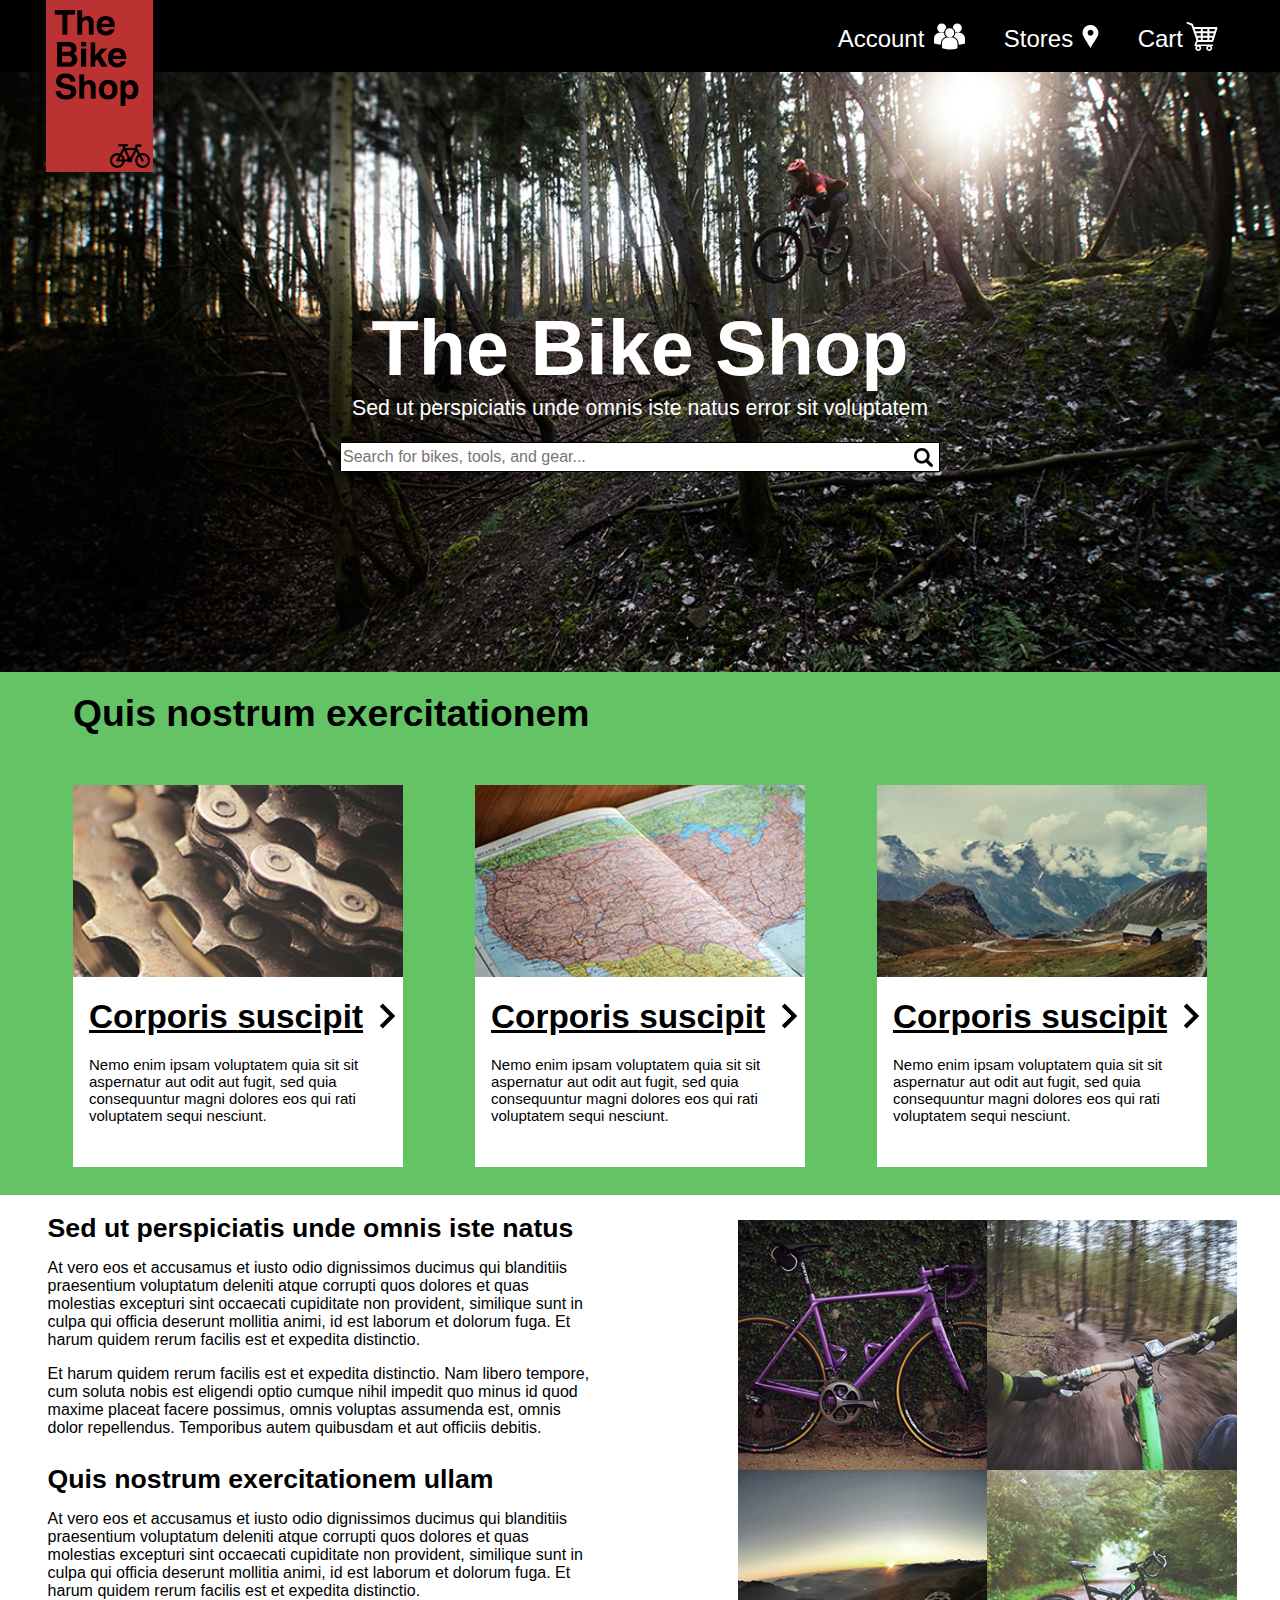
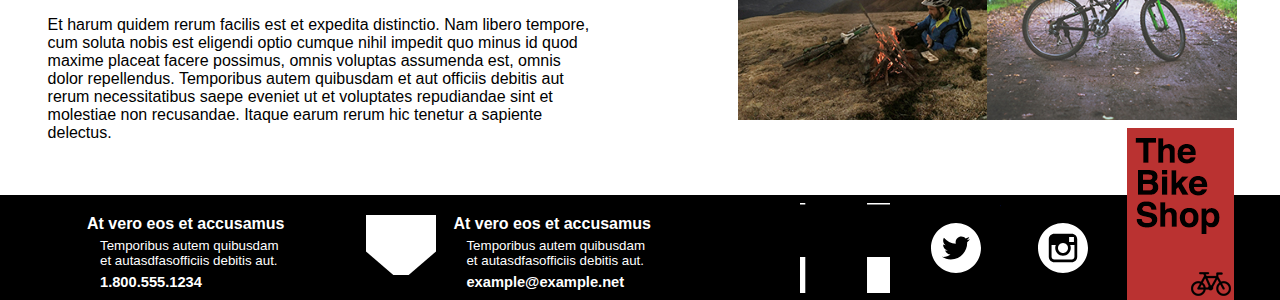
<file: bike-design/index.html>
<!DOCTYPE html>
<html>
  <head>
    <meta charset="utf-8">
    <meta name="viewport" content="width=device-width, initial-scale=1.0">
    <title>The Bike Shop</title>
    <link rel="stylesheet" href="css/styles.css" media="screen">
    <link rel="stylesheet" href="css/animate.css" media="screen">
  </head>
  <body>
      <header>
        <div class="wrapper">
          <div class="logo">
            <h1>The Bike Shop</h1>
          </div>
          <ul class="menu">
            <li><a href="#" id="account">Account</a></li>
            <li><a href="#" id="stores">Stores</a></li>
            <li><a href="#" id="cart">Cart</a></li>
          </ul>
        </div>
      </header>
      <section class="overlay">
        <div class="splash animated fadeIn">
          <h1>The Bike Shop</h1>
          <p>Sed ut perspiciatis unde omnis iste natus error sit voluptatem</p>
          <input class="search" type="search" placeholder="Search for bikes, tools, and gear...">
        </div>
      </section>
      <section class="cards-section">
        <div class="wrapper">
          <h1>Quis nostrum exercitationem</h1>
          <div class="flex-cards">
            <div class="card first-card">
              <a href="#">Bike Repair</a>
              <div class="card-text">
                <a href="#">
                  <h2>Corporis <em class="extra-word">suscipit</em></h2>
                  <p>Nemo enim ipsam voluptatem quia sit sit aspernatur aut odit aut fugit, sed quia <em class="extra-word">consequuntur</em> magni dolores eos qui rati voluptatem sequi nesciunt.</p>
                </a>
              </div>
            </div>
            <div class="card second-card">
              <a href="#">Bike Travel</a>
              <div class="card-text">
                <a href="#">
                  <h2>Corporis <em class="extra-word">suscipit</em></h2>
                  <p>Nemo enim ipsam voluptatem quia sit sit aspernatur aut odit aut fugit, sed quia <em class="extra-word">consequuntur</em> magni dolores eos qui rati voluptatem sequi nesciunt.</p>
                </a>
              </div>
            </div>
            <div class="card third-card">
              <a href="#">European Travel</a>
              <div class="card-text">
                <a href="#">
                  <h2>Corporis <em class="extra-word">suscipit</em></h2>
                  <p>Nemo enim ipsam voluptatem quia sit sit aspernatur aut odit aut fugit, sed quia <em class="extra-word">consequuntur</em> magni dolores eos qui rati voluptatem sequi nesciunt.</p>
                </a>
              </div>
            </div>
          </div>
        </div>
      </section>
      <section class="articles">
        <div class="wrapper">
          <div class="top-article">
            <h1 class="article-title">Sed ut perspiciatis unde omnis iste natus</h1>
            <p>At vero eos et accusamus et iusto odio dignissimos ducimus qui blanditiis praesentium voluptatum deleniti atque corrupti quos dolores et quas molestias excepturi sint occaecati cupiditate non provident, similique sunt in culpa qui officia deserunt mollitia animi, id est laborum et dolorum fuga. Et harum quidem rerum facilis est et expedita distinctio.</p>
            <p>Et harum quidem rerum facilis est et expedita distinctio. Nam libero tempore, cum soluta nobis est eligendi optio cumque nihil impedit quo minus id quod maxime placeat facere possimus, omnis voluptas assumenda est, omnis dolor repellendus. Temporibus autem quibusdam et aut officiis debitis.</p>
          </div>
          <div class="bottom-article">
            <h1 class="article-title">Quis nostrum exercitationem ullam</h1>
            <p>At vero eos et accusamus et iusto odio dignissimos ducimus qui blanditiis praesentium voluptatum deleniti atque corrupti quos dolores et quas molestias excepturi sint occaecati cupiditate non provident, similique sunt in culpa qui officia deserunt mollitia animi, id est laborum et dolorum fuga. Et harum quidem rerum facilis est et expedita distinctio.</p>
            <p class="extra-text">Et harum quidem rerum facilis est et expedita distinctio. Nam libero tempore, cum soluta nobis est eligendi optio cumque nihil impedit quo minus id quod maxime placeat facere possimus, omnis voluptas assumenda est, omnis dolor repellendus. Temporibus autem quibusdam et aut officiis debitis aut rerum necessitatibus saepe eveniet ut et voluptates repudiandae sint et molestiae non recusandae. Itaque earum rerum hic tenetur a sapiente delectus.</p>
          </div>
          <div class="image-board">
            <div class="first-board-separator">
              <ul>
                <li><a href="#" class="first-board">Purple Scott Bike</a></li>
                <li><a href="#" class="second-board">POV Mountain Bike</a></li>
              </ul>
            </div>
            <div class="second-board-separator">
              <ul>
                <li><a href="#" class="third-board">Camping and Biking</a></li>
                <li><a href="#" class="fourth-board">Bike On The Trail</a></li>
              </ul>
            </div>
          </div>
        </div>
      </section>
      <div class="footer-bg">
        <div class="wrapper">
          <footer>
            <div class="phone-contact">
              <a href="#" class="phone">Phone</a>
              <div class="contact-info">
                <h2 class="contact-title">At vero eos et accusamus </h2>
                <p class="contact-text">Temporibus autem quibusdam et autasdfasofficiis debitis aut.</p>
                <p class="contact-details">1.800.555.1234</p>
              </div>
            </div>
            <div class="email-contact">
              <a href="#" class="email">Email</a>
              <div class="contact-info">
                <h2 class="contact-title">At vero eos et accusamus </h2>
                <p class="contact-text">Temporibus autem quibusdam et autasdfasofficiis debitis aut.</p>
                <p class="contact-details">example@example.net</p>
              </div>
            </div>
            <div class="social-contact">
              <a href="#" class="facebook">Facebook</a>
              <a href="#" class="twitter">Twitter</a>
              <a href="#" class="instagram">Instagram</a>
            </div>
            <div class="logo footer-logo">
              <h1>Logo</h1>
            </div>
          </footer>
        </div>
      </div>
  </body>
</html>
</file>
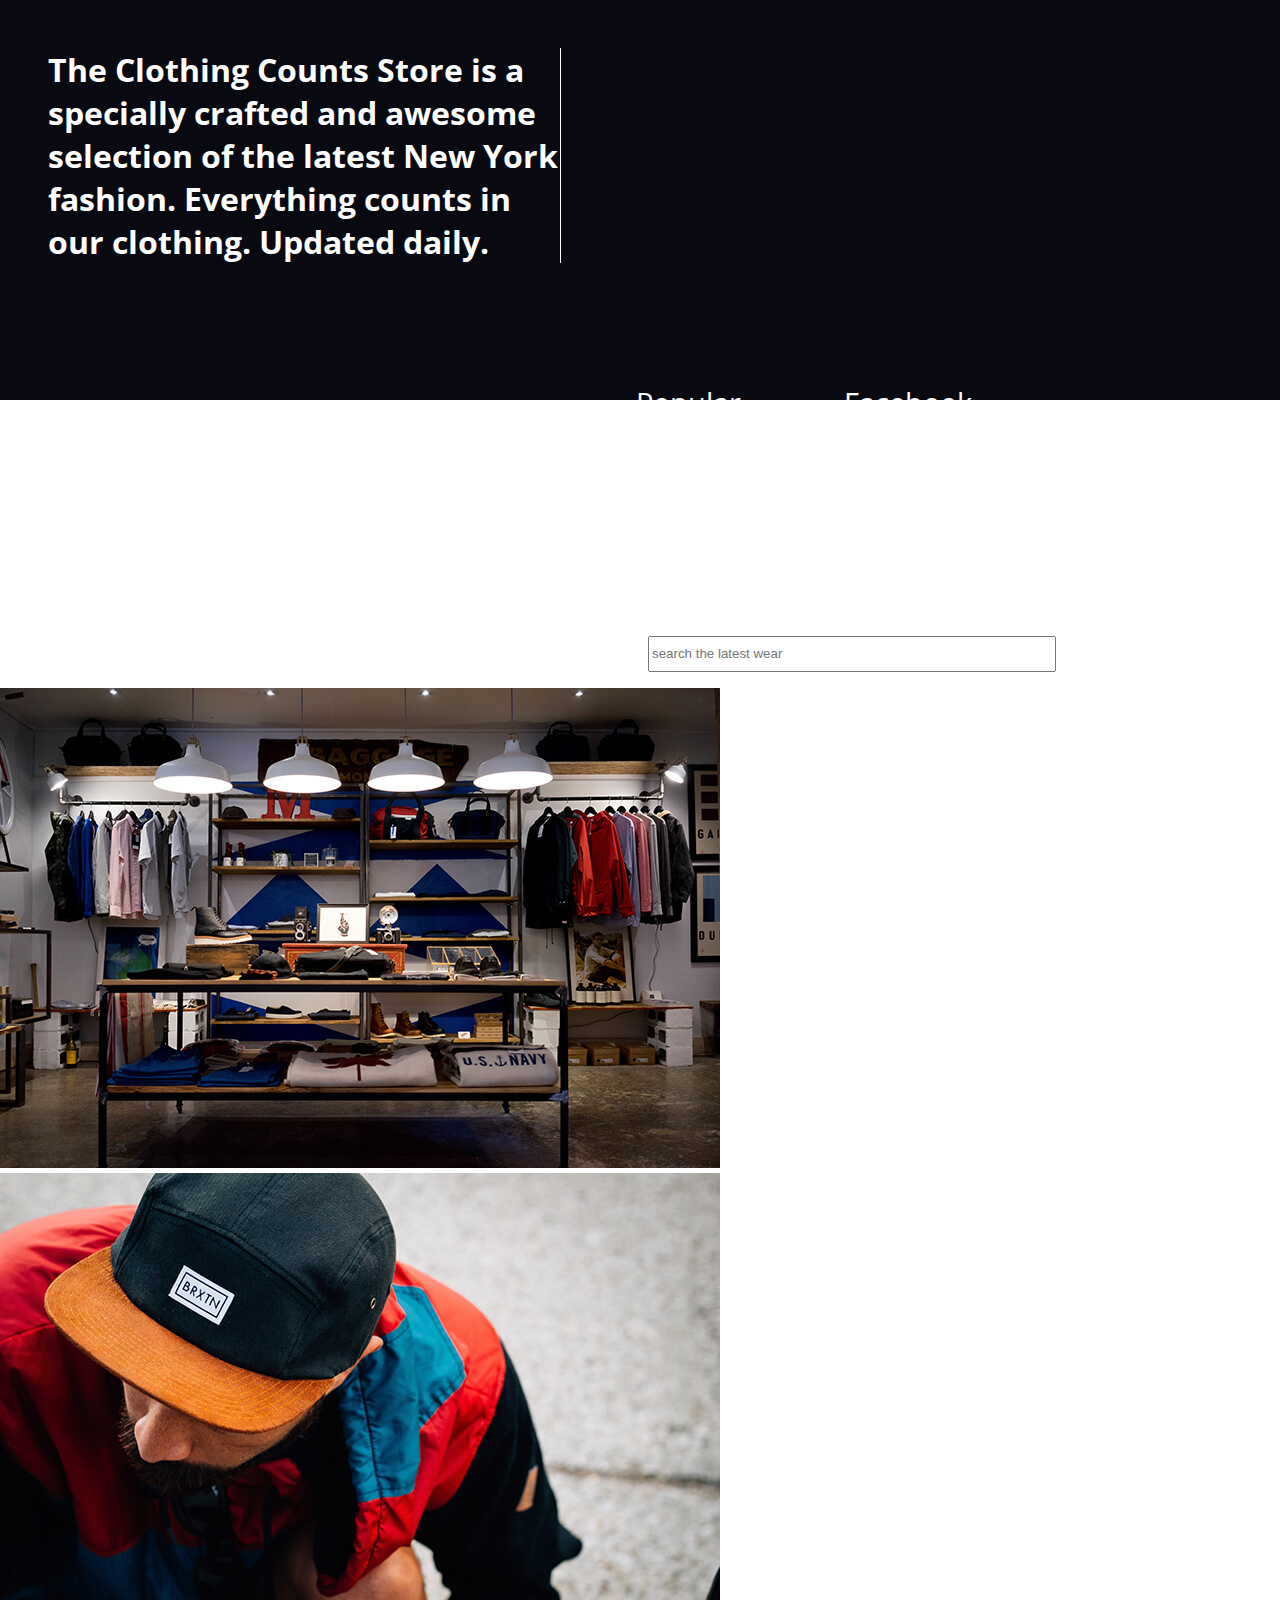
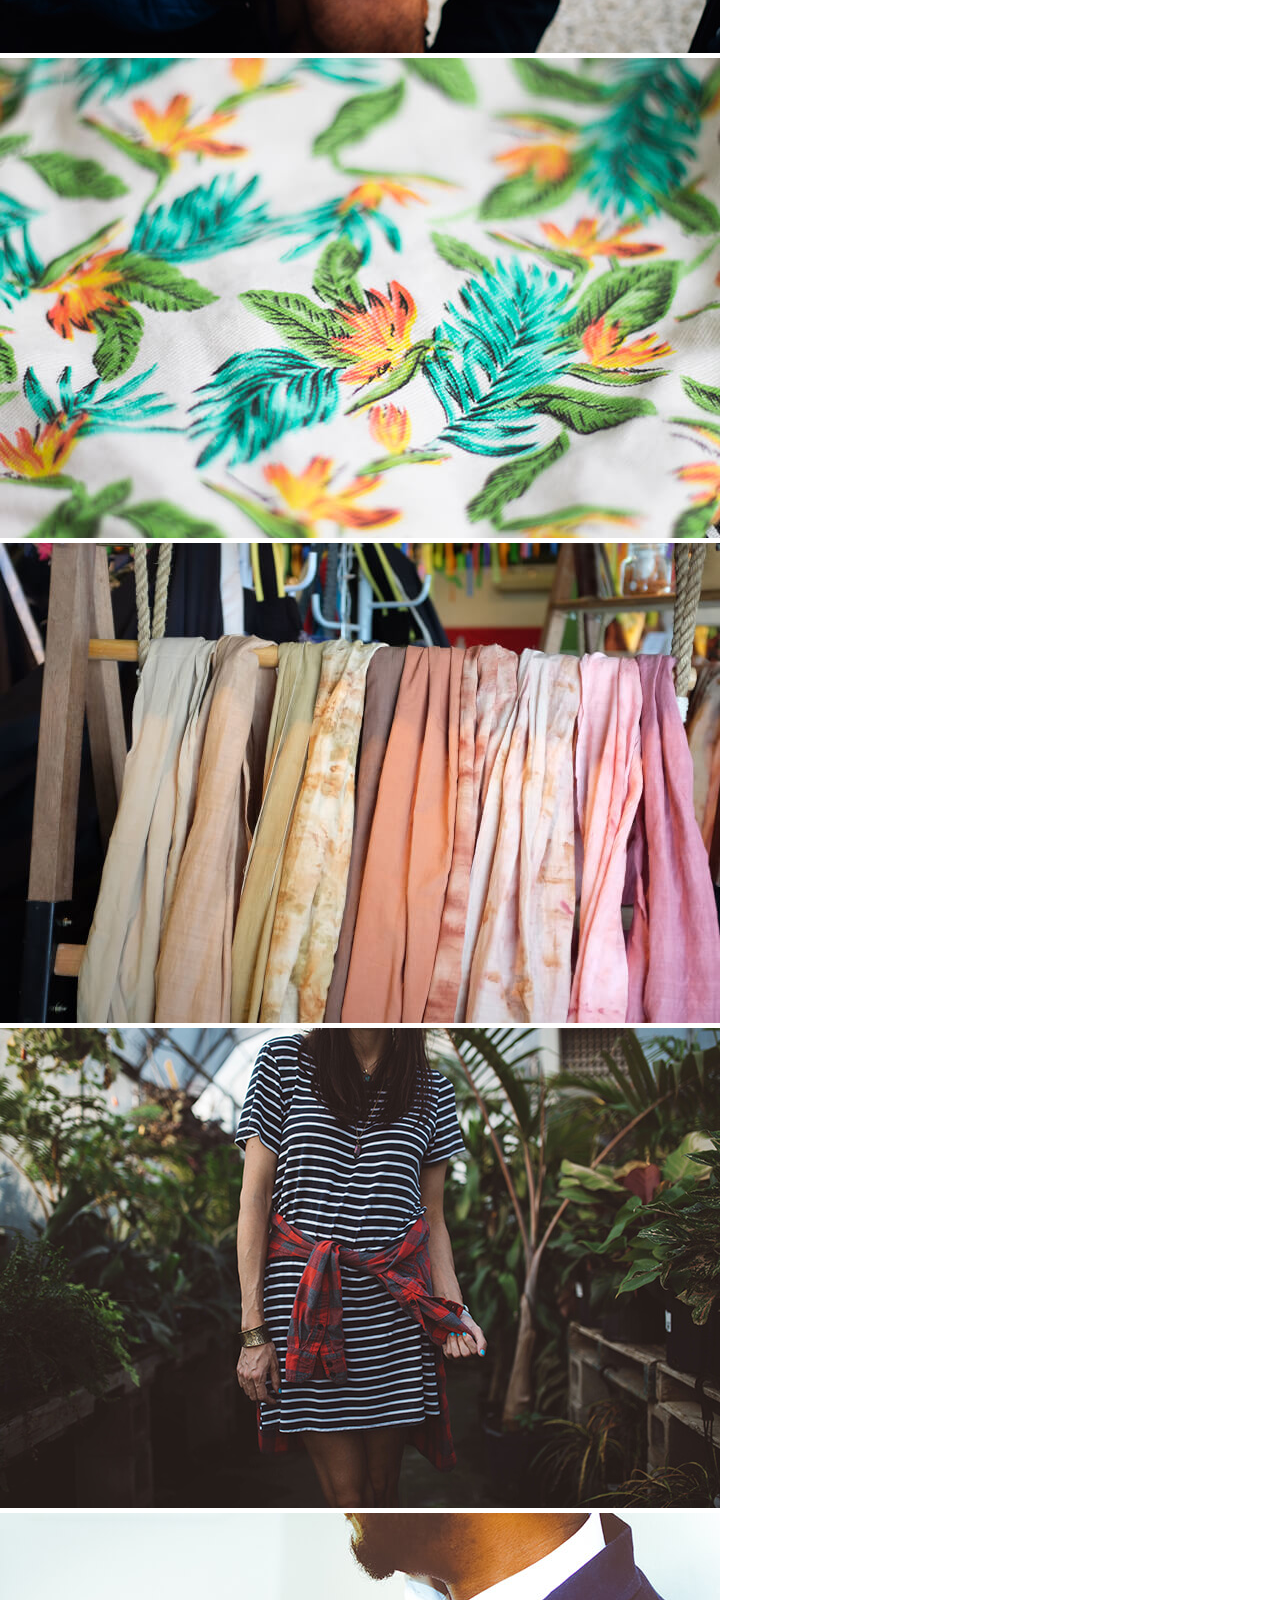
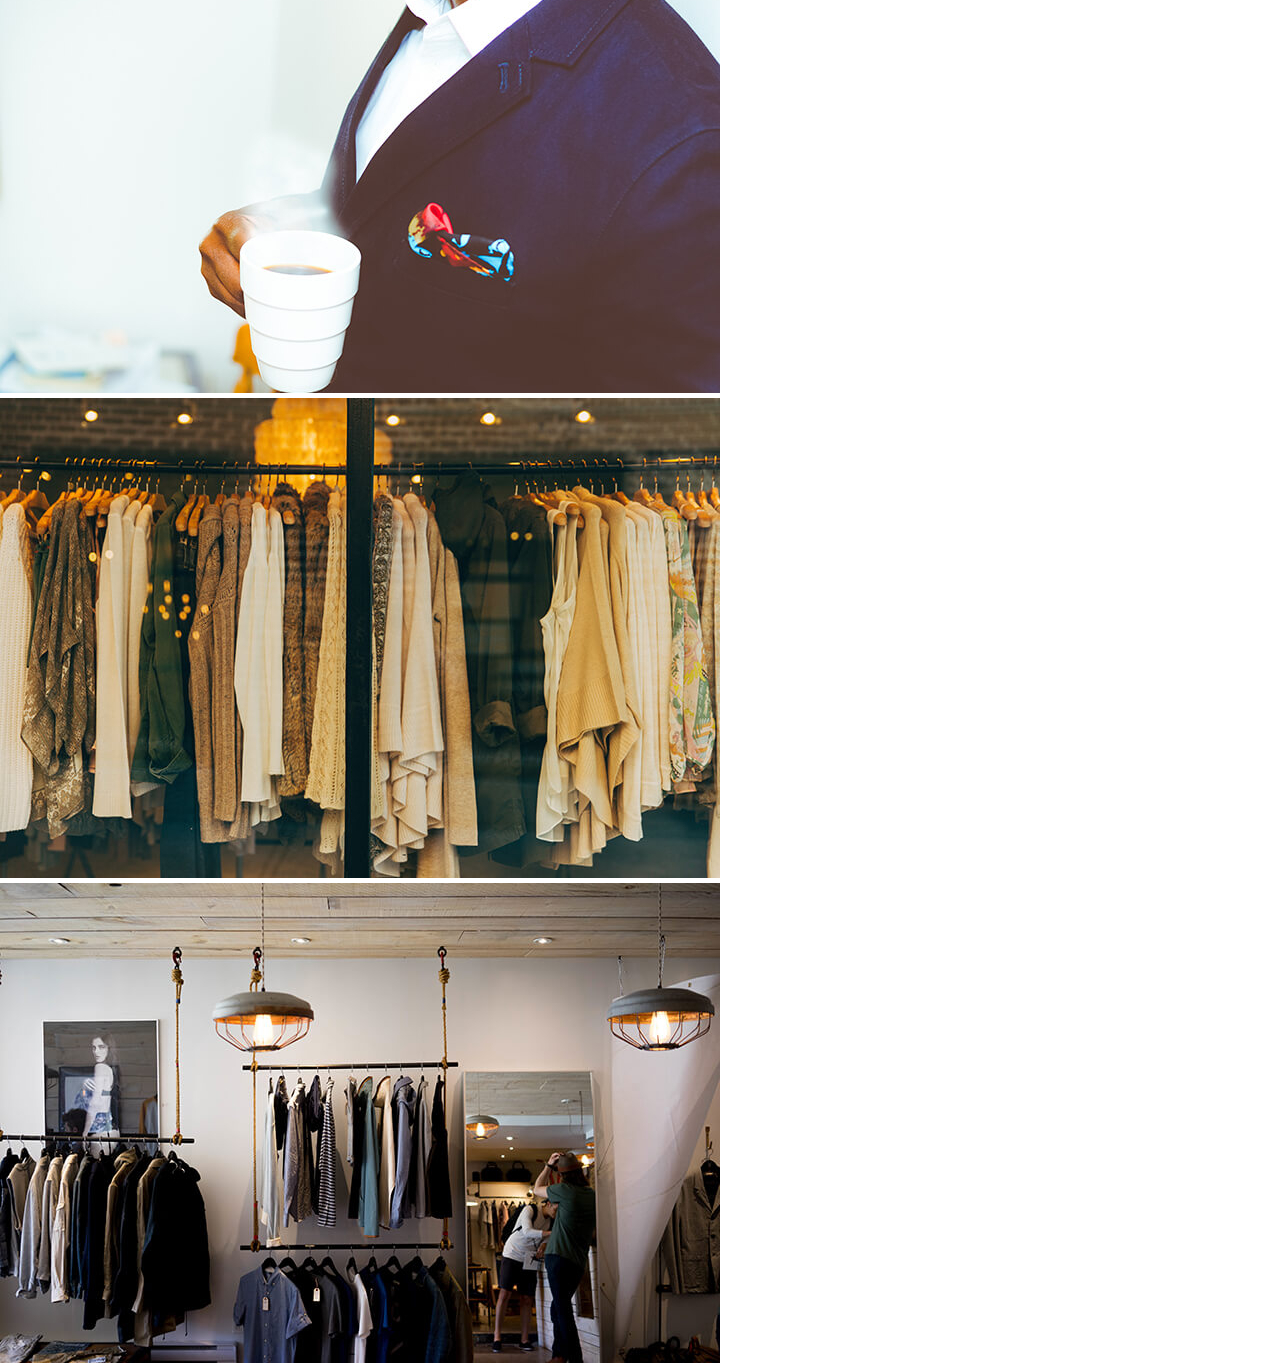
<file: ecommerce/index.html>
<!DOCTYPE html>
<html>
  <head>
    <meta charset="utf-8">
    <title>Ecommerce</title>
    <link rel="stylesheet" href="css/styles.css">
    <link href="https://fonts.googleapis.com/css?family=Open+Sans:400,700" rel="stylesheet">
  </head>
  <body>
    <header>
      <h1 class="title">The Clothing Counts Store is a specially crafted and awesome selection of the latest New York fashion. Everything counts in our clothing. Updated daily.</h1>
      <nav>
        <ul>
          <li>Popular</li>
          <li>Recent</li>
          <li>Celeb List</li>
          <li>User Picks</li>
        </ul>
        <ul>
          <li>Facebook</li>
          <li>Twitter</li>
          <li>Instagram</li>
          <li>Blog</li>
        </ul>
        <ul>
          <li>Spring Wear</li>
          <li>Summer Wear</li>
          <li>Winter Wear</li>
        </ul>
      </nav>
      <section class="search">
        <ul>
          <h3>Search</h3>
          <input type="text" name="" id="search_bar" placeholder="search the latest wear">
        </ul>
      </section>
    </header>

    <section class="collection">
      <img src="images/clothing_store.jpg" alt="">
      <img src="images/brxtn_hat.jpg" alt="">
      <img src="images/print.jpg" alt="">
      <img src="images/scarves.jpg" alt="">
      <img src="images/striped_dress.jpg" alt="">
      <img src="images/suit_and_coffee.jpg" alt="">
      <img src="images/clothing_store_2.jpg" alt="">
      <img src="images/clothing_store_3.jpg" alt="">
    </section>
  </body>
</html>
</file>
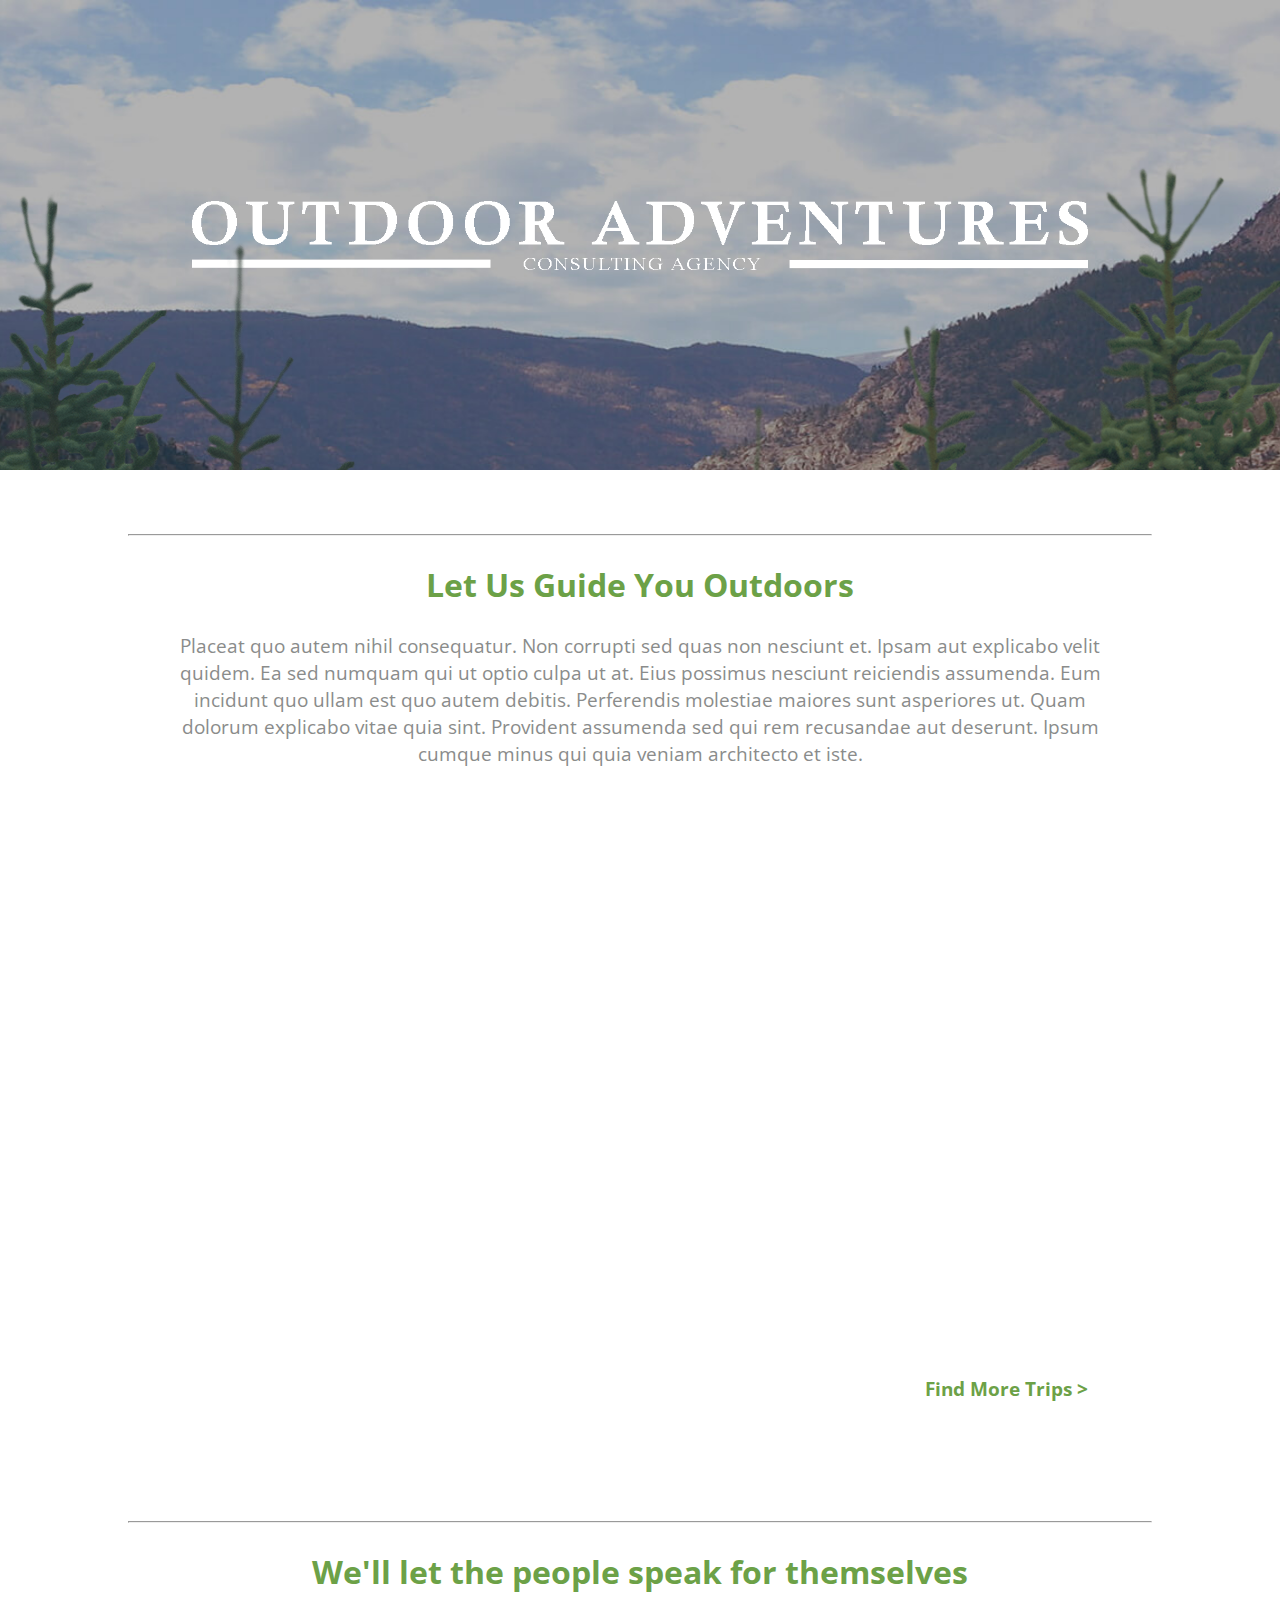
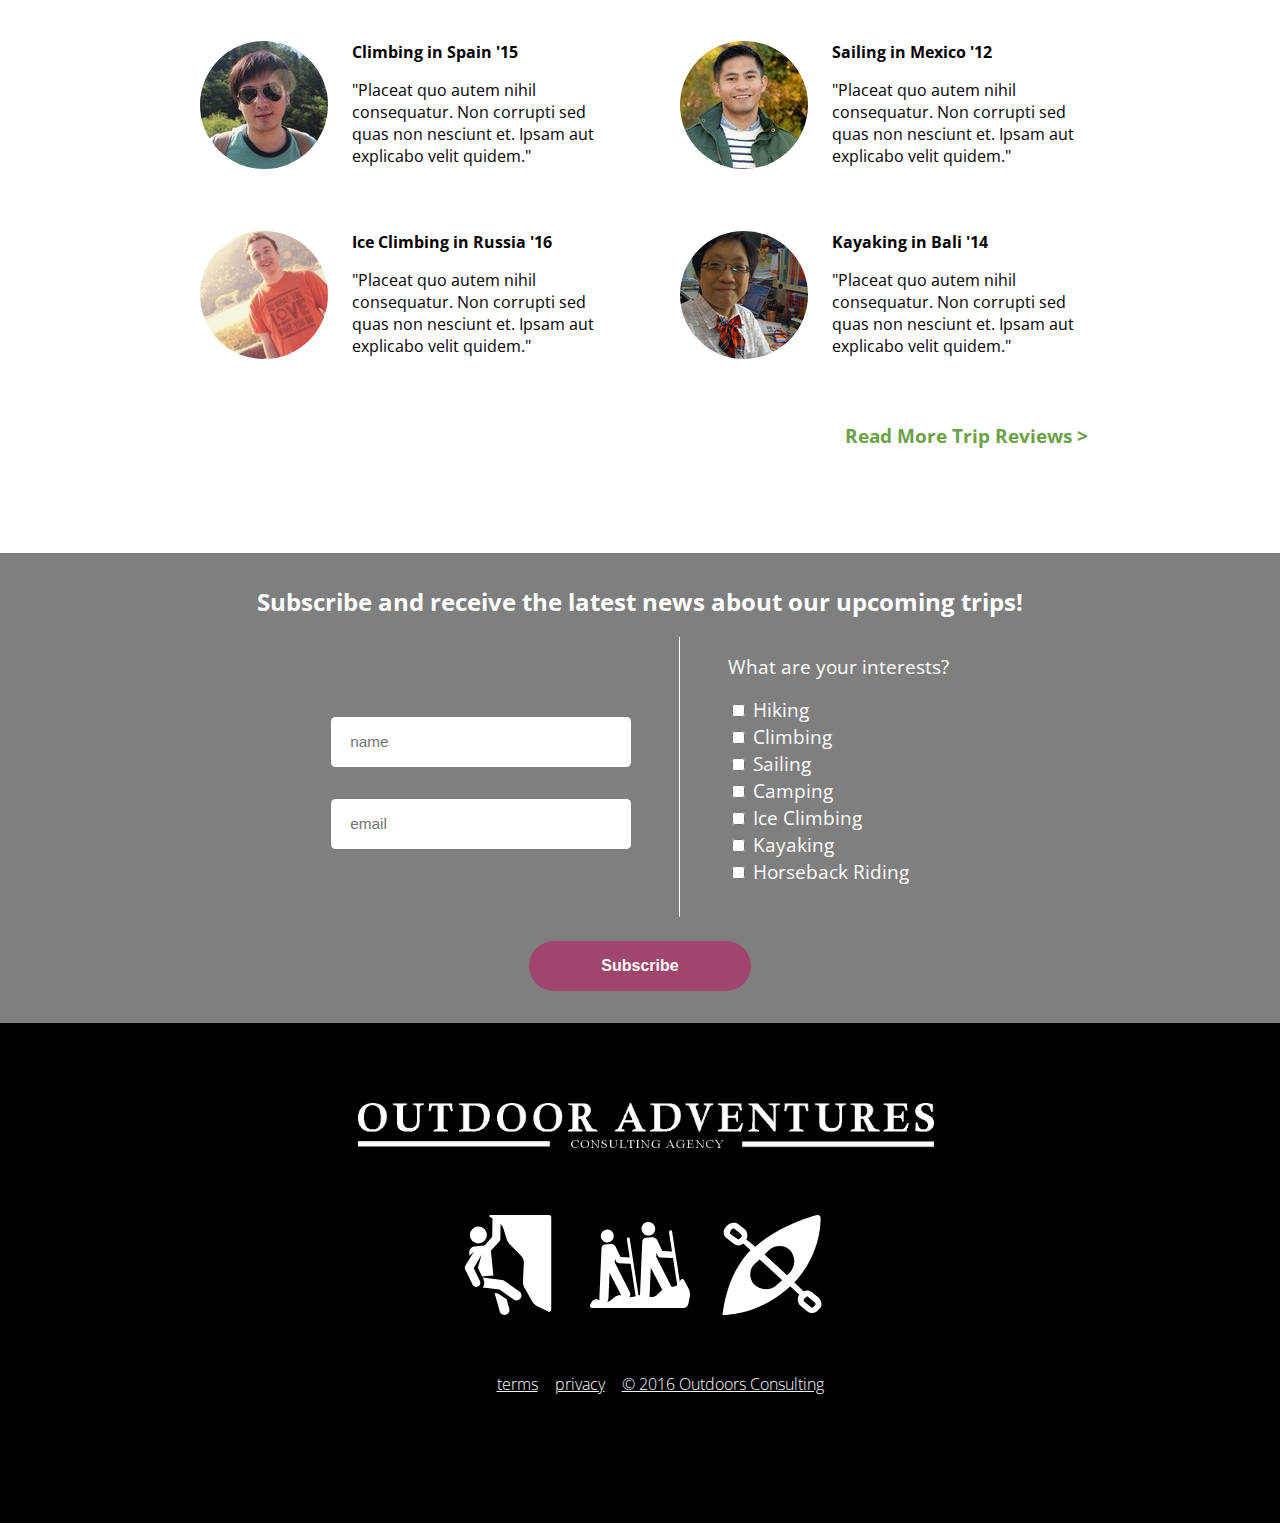
<file: parallax/index.html>
<!DOCTYPE html>
<html>
  <head>
    <meta charset="utf-8">
    <title>Parallax Theme | David Rico</title>
    <meta name="viewport" content="width=device-width, initial-scale=1" >
    <link rel="stylesheet" href="css/styles.css">
    <link href='https://fonts.googleapis.com/css?family=Open+Sans:400,300,700' rel='stylesheet' type='text/css'>
  </head>
  <body>

    <header class="canyon-bg">
      <div class="logo"></div>
      <div class="foreground-pines-left"></div>
      <div class="foreground-pines-right"></div>
    </header>

    <section class="content">
      <hr>

      <h2>Let Us Guide You Outdoors</h2>
      <p>Placeat quo autem nihil consequatur. Non corrupti sed quas non nesciunt et. Ipsam aut explicabo velit quidem. Ea sed numquam qui ut optio culpa ut at. Eius possimus nesciunt reiciendis assumenda. Eum incidunt quo ullam est quo autem debitis. Perferendis molestiae maiores sunt asperiores ut. Quam dolorum explicabo vitae quia sint. Provident assumenda sed qui rem recusandae aut deserunt. Ipsum cumque minus qui quia veniam architecto et iste.</p>

    </section>

    <section class="trip-list">
      <a href="#"><img class="promo odd" src="images/camp-promo.jpg" alt="camping promo"><p class="caption">Camp On The Appalachian Trail</p></a>
      <a href="#"><img class="promo even" src="images/climb-promo.jpg" alt="climbing promo"><p class="caption">Climb The Toughest Routes In Europe</p></a>
      <a href="#"><img class="promo odd" src="images/hiking-promo.jpg" alt="hiking promo"><p class="caption">Hike In South America</p></a>
      <a href="#"><img class="promo even" src="images/iceclimb-promo.jpg" alt="iceclimb promo"><p class="caption">Ice Climb Near The North Pole</p></a>
      <a href="#"><img class="promo odd" src="images/kayak-promo.jpg" alt="kayak promo"><p class="caption">Kayak In Alaska</p></a>
      <a href="#"><img class="promo even" src="images/sail-promo.jpg" alt="sail promo"><p class="caption">Sail The Mediterranean</p></a>
    </section>

    <div class="more-trips-link"><a href="#"><h3>Find More Trips ></h3></a></div>

    <section class="content">
      <hr>

      <h2>We'll let the people speak for themselves</h2>

      <div class="testimonial-list">
        <figure class="testimonial first-post">
          <img src="images/icons/avatar-glif.jpg" alt="Adventue with @gilf">
          <h4>Climbing in Spain '15</h4>
          <figcaption>"Placeat quo autem nihil consequatur. Non corrupti sed quas non nesciunt et. Ipsam aut explicabo velit quidem."</figcaption>
        </figure>

        <figure class="testimonial second-post">
          <img src="images/icons/avatar-jadlimcaco.jpg" alt="Adventue with @jadlimcaco">
          <h4>Sailing in Mexico '12</h4>
          <figcaption>"Placeat quo autem nihil consequatur. Non corrupti sed quas non nesciunt et. Ipsam aut explicabo velit quidem."</figcaption>
        </figure>

        <figure class="testimonial third-post">
          <img src="images/icons/avatar-rssems.jpg" alt="Adventue with @rssems">
          <h4>Ice Climbing in Russia '16</h4>
          <figcaption>"Placeat quo autem nihil consequatur. Non corrupti sed quas non nesciunt et. Ipsam aut explicabo velit quidem."</figcaption>
        </figure>

        <figure class="testimonial fourth-post">
          <img src="images/icons/avatar-vista.jpg" alt="Adventue with @vista">
          <h4>Kayaking in Bali '14</h4>
          <figcaption>"Placeat quo autem nihil consequatur. Non corrupti sed quas non nesciunt et. Ipsam aut explicabo velit quidem."</figcaption>
        </figure>
      </div>

    </section>

    <div class="more-trips-link"><a href="#"><h3>Read More Trip Reviews ></h3></a></div>

    <section class="email-banner">
      <div class="bg-tint">
        <h2>Subscribe and receive the latest news about our upcoming trips!</h2>
        <form class="sign-up clearfix" action="#">

          <div class="main-form">
            <input type="text" placeholder="name">
            <input type="text" placeholder="email">
          </div>

          <div class="checkbox-form">
            <p>What are your interests?</p>
            <input type="checkbox" value="Hiking"> Hiking<br>
            <input type="checkbox" value="Climbing"> Climbing<br>
            <input type="checkbox" value="Sailing"> Sailing<br>
            <input type="checkbox" value="Camping"> Camping<br>
            <input type="checkbox" value="Ice Climbing"> Ice Climbing<br>
            <input type="checkbox" value="Kayaking"> Kayaking<br>
            <input type="checkbox" value="Horseback Riding"> Horseback Riding<br>
          </div>

          <div class="button-container">
            <button class="button">Subscribe</button>
          </div>
        </form>

      </div>
    </section>

    <footer>
      <div class="footer-logo"></div>

      <section class="icons">
        <img src="images/icons/climbing.svg" alt="climbing icon">
        <img src="images/icons/hiking.svg" alt="hiking icon">
        <img src="images/icons/kayak.svg" alt="kayaking icon">
      </section>

      <section class="small-links">
        <ul>
          <li><a href="#">terms</a></li>
          <li><a href="">privacy</a></li>
          <li><a href="">&#169; 2016 Outdoors Consulting</a></li>
        </ul>
      </section>
    </footer>

    <script src="https://ajax.googleapis.com/ajax/libs/jquery/2.2.2/jquery.min.js"></script>
    <script src="functions.js"></script>
  </body>
</html>
</file>
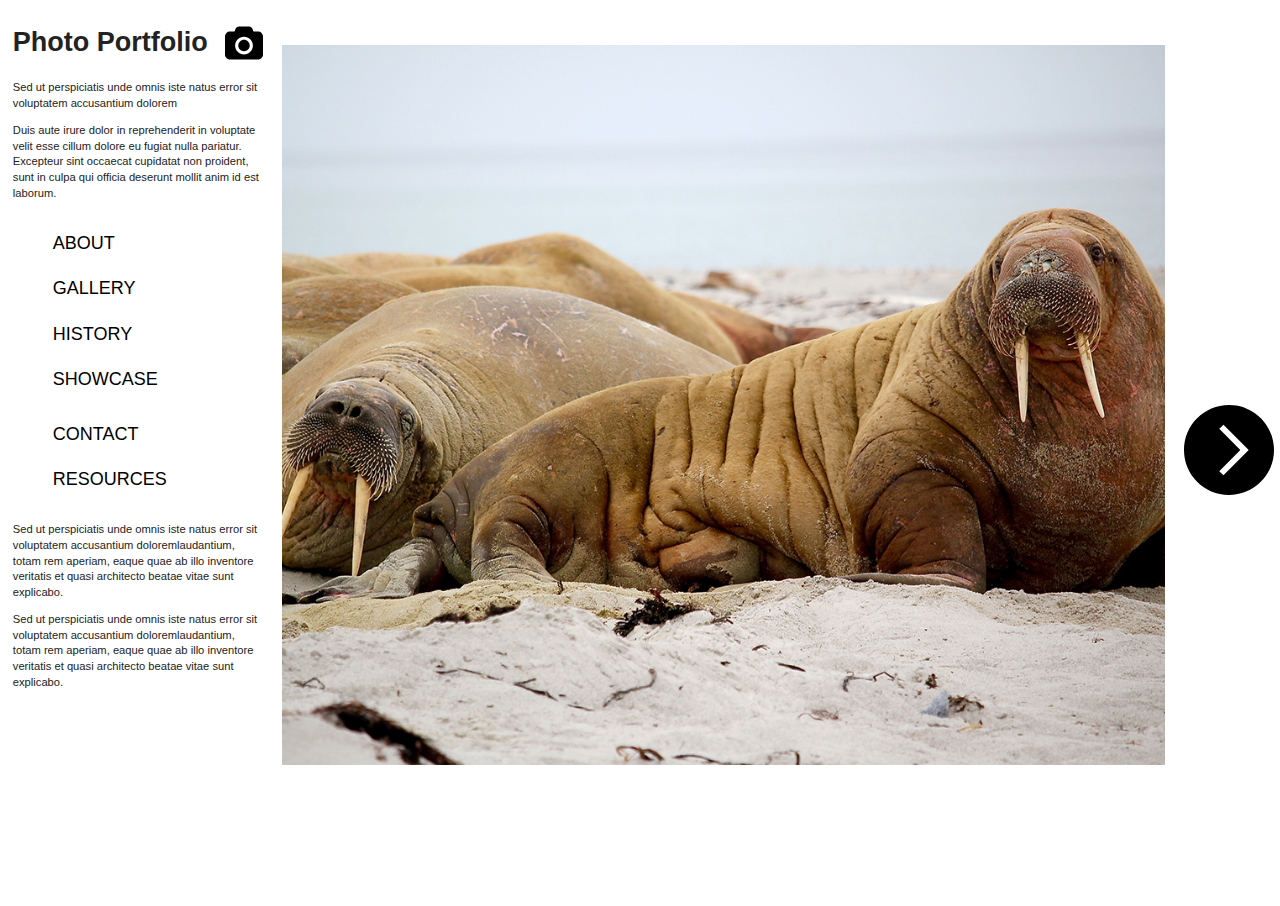
<file: photo_portfolio/index.html>
<!doctype html>
<html class="no-js" lang="">
    <head>
        <meta charset="utf-8">
        <meta http-equiv="x-ua-compatible" content="ie=edge">
        <title>Photographer's Portfolio</title>
        <meta name="description" content="">
        <meta name="viewport" content="width=device-width, initial-scale=1">

        <link rel="stylesheet" href="css/normalize.css">
        <link rel="stylesheet" href="css/animate.css">
        <link rel="stylesheet" href="css/main.css">
        <script src="js/vendor/modernizr-2.8.3.min.js"></script>
    </head>
    <body>
        <!--[if lt IE 8]>
            <p class="browserupgrade">You are using an <strong>outdated</strong> browser. Please <a href="http://browsehappy.com/">upgrade your browser</a> to improve your experience.</p>
        <![endif]-->

        <section class="navbar">
          <h1>Photo Portfolio</h1>
          <div class="nav-info">
            <p>Sed ut perspiciatis unde omnis iste natus error sit voluptatem accusantium dolorem</p>
            <p>Duis aute irure dolor in reprehenderit in voluptate velit esse cillum dolore eu fugiat nulla pariatur. Excepteur sint occaecat cupidatat non proident, sunt in culpa qui officia deserunt mollit anim id est laborum.</p>
          </div>
          <ul class="nav first-group">
            <li><a href="#">About</a></li>
            <li><a href="#">Gallery</a></li>
            <li><a href="#">History</a></li>
            <li><a href="#">Showcase</a></li>
          </ul>
          <ul class="nav second-group">
            <li><a href="#">Contact</a></li>
            <li><a href="#">Resources</a></li>
          </ul>
          <div class="nav-info">
            <p>Sed ut perspiciatis unde omnis iste natus error sit voluptatem accusantium doloremlaudantium, totam rem aperiam, eaque quae ab illo inventore veritatis et quasi architecto beatae vitae sunt explicabo.</p>
            <p>Sed ut perspiciatis unde omnis iste natus error sit voluptatem accusantium doloremlaudantium, totam rem aperiam, eaque quae ab illo inventore veritatis et quasi architecto beatae vitae sunt explicabo.</p>
          </div>
        </section>
        <div class="mobile-info">
          <p>Sed ut perspiciatis unde omnis iste natus error sit voluptatem accusantium dolorem</p>
          <p>Duis aute irure dolor in reprehenderit in voluptate velit esse cillum dolore eu fugiat nulla pariatur. Excepteur sint occaecat cupidatat non proident, sunt in culpa qui officia deserunt mollit anim id est laborum.</p>
        </div>
        <section class="carousel-container clearfix">
          <div class="carousel-div one">
          </div>
          <a href="#" id="carousel-arrow"></a>
          <div class="carousel-div two">
          </div>
          <div class="carousel-div three">
          </div>
          <div class="carousel-div four">
          </div>
        </section>

        <script src="https://code.jquery.com/jquery-1.12.0.min.js"></script>
        <script>window.jQuery || document.write('<script src="js/vendor/jquery-1.12.0.min.js"><\/script>')</script>
        <script src="js/plugins.js"></script>
        <script src="js/main.js"></script>

    </body>
</html>
</file>
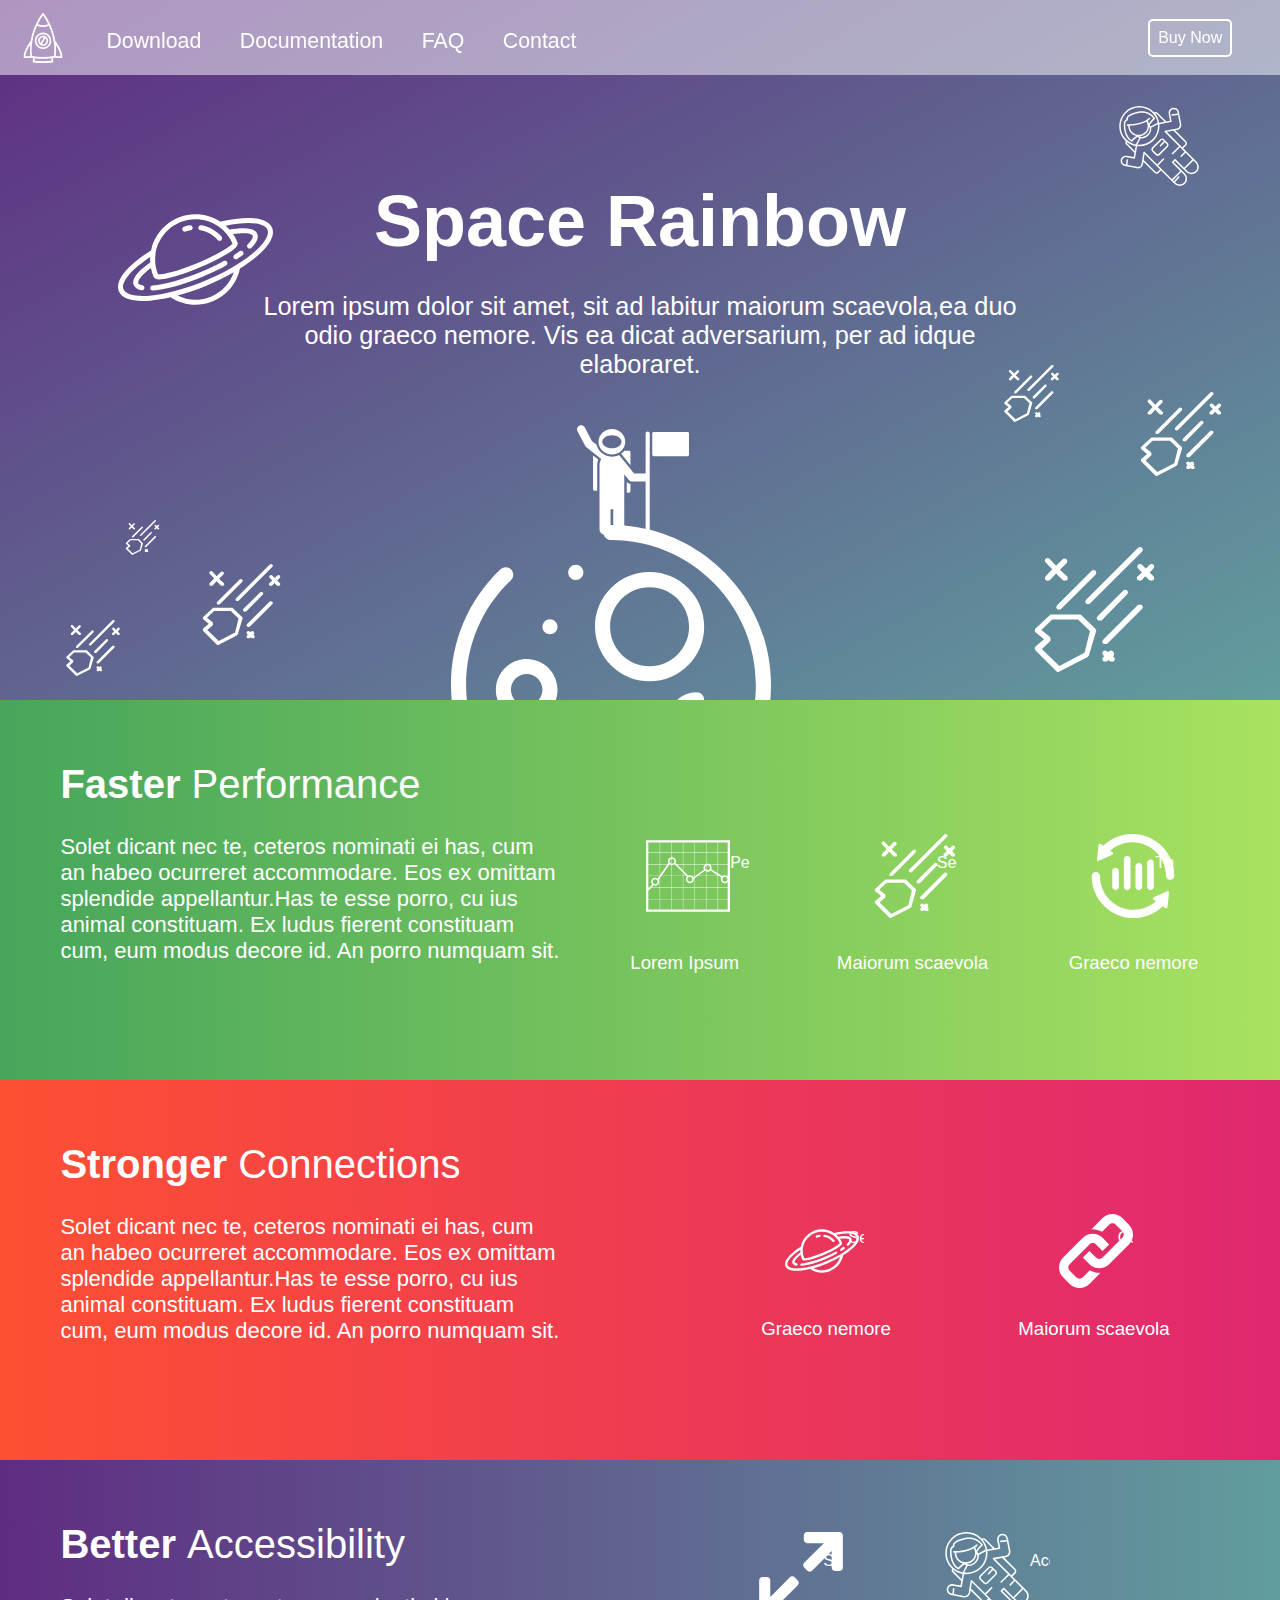
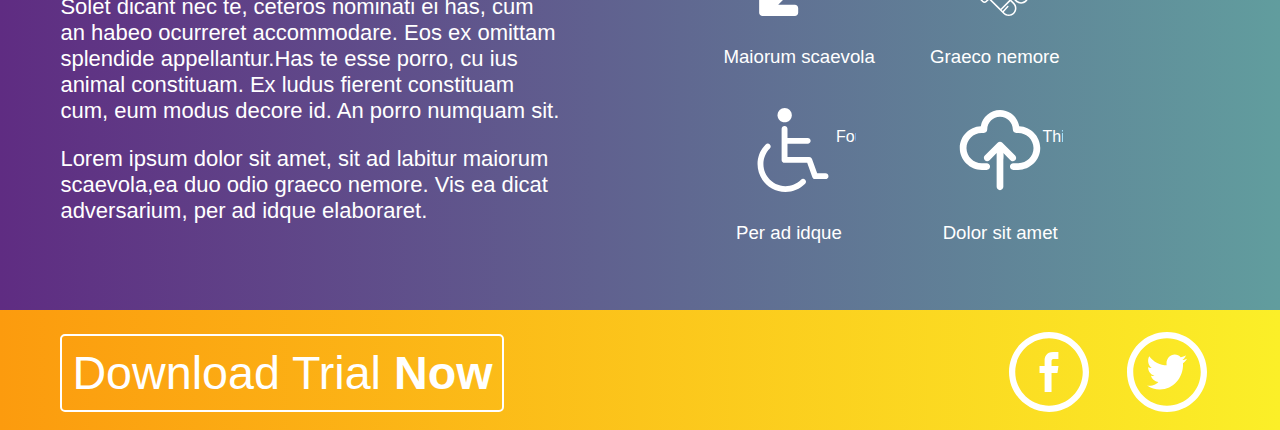
<file: space_rainbow/index.html>
<!DOCTYPE html>
<html>
  <head>
    <meta charset="utf-8">
    <meta name="viewport" content="width=device-width, intial-scale=1.0">
    <title>Space Rainbow</title>
    <link rel="stylesheet" href="css/main.css">
  </head>
  <body>
    <header>
      <div class="wrapper">
        <a href="#" id="rocket-ship-logo">Rocket Ship Logo</a>
        <a href="#" id="menu">Menu</a>
        <ul class="nav">
          <li><a href="#">Download</a></li>
          <li><a href="#">Documentation</a></li>
          <li><a href="#">FAQ</a></li>
          <li><a href="#">Contact</a></li>
        </ul>
        <a href="#" class="purchase-button ghost-button">Buy Now</a>
      </div>
    </header>
    <section class="main">
      <div class="wrapper">
        <h1 class="title">Space Rainbow</h1>
        <p class="subtitle">Lorem ipsum dolor sit amet, sit ad labitur maiorum scaevola,ea duo odio graeco nemore. Vis ea dicat adversarium, per ad idque elaboraret.</p>
        <div id="planet-left"></div>
        <div id="comet-pack-left">
          <div id="small-comet"></div>
          <div id="medium-comet"></div>
          <div id="large-comet"></div>
        </div>
        <div id="floating-astronaut"></div>
        <div id="comet-pack-right">
          <div id="first-comet"></div>
          <div id="second-comet"></div>
          <div id="third-comet"></div>
        </div>

        <div id="planet-right"></div>
        <div id="space-comet-top"></div>
        <div id="space-comet-left"></div>
        <div id="space-comet-right"></div>
        <div id="space-man"></div>
        <div id="home-planet"></div>
      </div>
    </section>
    <section class="first-info-card">
      <div class="wrapper">
        <h1>Faster <em class="lighter-title">Performance</em></h1>
        <div class="icons">
          <div class="icon-container">
            <a href="#" class="third-performance-icon">Third Performance Icon</a>
            <p>Graeco nemore</p>
          </div>
          <div class="icon-container center-center">
            <a href="#" class="second-performance-icon">Second Performance Icon</a>
            <p>Maiorum scaevola</p>
          </div>
          <div class="icon-container mobile-icon-container">
            <a href="#" class="performance-icon">Performance Icon</a>
            <p class="extra-text">Lorem Ipsum</p>
          </div>
        </div>
        <p>Solet dicant nec te, ceteros nominati ei has, cum an habeo ocurreret accommodare. Eos ex omittam splendide appellantur.Has te esse porro, cu ius animal constituam. Ex ludus fierent constituam cum, eum modus decore id. An porro numquam sit.</p>
      </div>
    </section>
    <section class="second-info-card">
      <div class="wrapper">
        <h1>Stronger <em class="lighter-title">Connections</em></h1>
        <div class="icons">
          <div class="icon-container center mobile-icon-container">
            <a href="#" class="connection-icon">Connections Icon</a>
            <p class="extra-text">Maiorum scaevola</p>
          </div>
          <div class="icon-container center">
            <a href="#" class="second-connection-icon">Second Connections Icon</a>
            <p>Graeco nemore</p>
          </div>
        </div>
        <p>Solet dicant nec te, ceteros nominati ei has, cum an habeo ocurreret accommodare. Eos ex omittam splendide appellantur.Has te esse porro, cu ius animal constituam. Ex ludus fierent constituam cum, eum modus decore id. An porro numquam sit.</p>
      </div>
    </section>
    <section class="article-spread">
      <div class="wrapper">
        <h1>Better <em class="lighter-title">Accessibility</em></h1>
        <div class="icons first-row">
          <div class="icon-container tablet-hide mobile-icon-container">
            <a href="#" class="access-icon">Access Icon</a>
            <p class="extra-text">Graeco nemore</p>
          </div>
          <div class="icon-container tablet-hide">
            <a href="#" class="second-access-icon">Second Access Icon</a>
            <p>Maiorum scaevola</p>
          </div>
        </div>
        <div class="icons second-row">
          <div class="icon-container tablet-margin-right">
            <a href="#" class="third-access-icon">Third Access Icon</a>
            <p>Dolor sit amet</p>
          </div>
          <div class="icon-container tablet-margin-left">
            <a href="#" class="fourth-access-icon">Fourth Access Icon</a>
            <p>Per ad idque</p>
          </div>
        </div>
        <p>Solet dicant nec te, ceteros nominati ei has, cum an habeo ocurreret accommodare. Eos ex omittam splendide appellantur.Has te esse porro, cu ius animal constituam. Ex ludus fierent constituam cum, eum modus decore id. An porro numquam sit.</p>
        <p class="extra-text">Lorem ipsum dolor sit amet, sit ad labitur maiorum scaevola,ea duo odio graeco nemore. Vis ea dicat adversarium, per ad idque elaboraret.</p>
      </div>
    </section>
    <footer>
      <div class="wrapper">
        <h1><em class="lighter-title">Download Trial</em> Now</h1>
        <li class="twitter footer-icon">Twitter</li>
        <li class="facebook footer-icon">Facebook</li>
      </div>
    </footer>
  </body>
</html>
</file>
<file: bike-design/css/styles.css>
html {
  height: 100%;
}

body {
  font-family: Helvetica, Arial, sans-serif;
  margin: 0 0 0 0;

  /*border: 5px solid black;*/
}

.wrapper {
  width: 100%;
  height: 100%;
  margin: 0;
  clear: both;
}

/* Header Section ---------------------------------------*/

header {
  display: block;
  position: relative;
  background-color: black;
  width: 100%;
  height: 72px;
  z-index: 10;
}

.logo {
  color: white;
  display: inline-block;
  background: #fff url(../images/logo.gif) no-repeat;
  width: 107px;
  height: 172px;
  margin-left: 36px;
  /* Hide Text */
  text-indent: 100%;
  overflow: hidden;
  white-space: nowrap;
}

.menu {
  float: right;
  margin-top: 25px;
  margin-right: 37px;

}

header ul li {
  display: inline-block;
  color: white;
  text-decoration: none;
  font-size: 24px;
  margin: 0 15px;
}

#account {
  width: 135px;
  height: 30px;
  background: #000 url(../icons/people.svg) no-repeat 99% bottom;
  padding-right: 45px;
  padding-top: 20px;
}

#stores {
  width: 135px;
  height: 30px;
  background: #000 url(../icons/location.svg) no-repeat 99% bottom;
  padding-right: 30px;
  padding-top: 20px;
}

#cart {
  width: 135px;
  height: 30px;
  background: #000 url(../icons/cart.svg) no-repeat 99% bottom;
  padding-right: 35px;
  padding-top: 20px;
}

a {
  color: white;
  text-decoration: none;
}

/* Splash and Overlay ------------------------------------*/

.overlay {
  width: auto;
  height: 600px;

  /*border: 5px solid yellow; */
}

.overlay {
  position: relative;
  background: #000 url(../images/mountain_bike_pass.jpg) no-repeat center;
  background-size: cover;
  width: auto;
  height: 600px;
  overflow: hidden;
}

.splash {
  position: relative;
  top: 30%;
  text-align: center;
  color: white;
}
.splash h1 {
  font-size: 58pt;
  margin-bottom: -18px;
}
.splash p {
  font-size: 16pt;
  font-weight: lighter;
  bottom: 50px;
}

.search {
  width: 600px;
  border: 1px solid black;
  height: 30px;
  font-size: 16px;
  background: #fff url(../icons/search.svg) no-repeat 99%;
  padding-right: 30px;
}

/* Cards Section -----------------------------------------*/

.cards-section {
  position: relative;
  background-color: #64c365;
  //padding-bottom: 30px;

  /*border: 5px solid green;*/
}

.flex-cards {
  display: flex;
  flex-wrap: wrap;
  justify-content: center;
}

.cards-section h1 {
  font-size: 28pt;
  font-weight: bold;
  margin: 0 0 4% 5%;
  padding-top: 20px;
}

.card {
  width: 330px;
  height: 380px;
  margin: 0 36px 30px 36px;
}

.card-text {
  position: relative;
  bottom: 20px;
  height: 190px;
  background-color: #fff;
}

.card-text a {
  color: #000;
}

.first-card>a {
  background: #000 url(../images/bike_gears.jpg) no-repeat center;
  background-size: cover;
  display: block;
  width: 330px;
  height: 192px;
  /* Hide Text */
  text-indent: 100%;
  white-space: nowrap;
  overflow: hidden;
}

.second-card>a {
  background: #000 url(../images/map.jpg) no-repeat center;
  background-size: cover;
  display: block;
  width: 330px;
  height: 192px;
  /* Hide Text */
  text-indent: 100%;
  white-space: nowrap;
  overflow: hidden;
}

.third-card>a {
  background: #000 url(../images/mountain_scenery.jpg) no-repeat center;
  background-size: cover;
  display: block;
  width: 330px;
  height: 192px;
  /* Hide Text */
  text-indent: 100%;
  white-space: nowrap;
  overflow: hidden;
}

.card-text h2 {
  background: #fff url(../icons/arrows.svg) no-repeat 99% bottom;
  font-size: 25pt;
  margin: 20px 0 20px 16px;
  padding-top: 21px;
  text-decoration: underline;
}

.card-text p {
  font-size: 15px;
  margin: 0 0 0 16px;
  padding: 0 0;
}

/* Articles Section --------------------------------------*/

.articles {
  position: relative;
  width: 99%;
  height: 600px;

  /*border: 5px solid blue; */
}

.articles h1 {
  font-size: 20pt;
  font-weight: bold;
  margin-bottom: 0;
}

.articles p {
  font-size: 12pt;
  margin-top: 15px;
}

.top-article {
  position: absolute;
  width: 552px;
  height: 214px;
  margin: 0 0 0 44px;
}

.bottom-article {
  position: absolute;
  width: 552px;
  height: 214px;
  margin: 41px 0 0 44px;
  top: 35%;
}

.image-board {
  position: relative;
  float: right;
  margin-right: 30px;
}

.image-board a {
  color: black;
  /* Hide Text */
  text-indent: 100%;
  white-space: nowrap;
  overflow: hidden;
}

.image-board li {
  display: inline-block;
  list-style: none;
  width: 250px;
  height: 250px;
  margin: 0 -3px;
}

.first-board-separator {
  margin-top: 25px;
  margin-bottom: -20px;
}

.first-board {
  display: block;
  width: auto;
  height: 100%;
  background: #000 url(../images/side_schwinn.jpg) no-repeat center;
  background-size: cover;
}

.second-board {
  display: block;
  width: 100%;
  height: 100%;
  background: #000 url(../images/pov_mountain_bike.jpg) no-repeat center;
  background-size: cover;
}

.third-board {
  display: block;
  width: 100%;
  height: 100%;
  background: #000 url(../images/campfire_bike.jpg) no-repeat center;
  background-size: cover;
}

.fourth-board {
  display: block;
  width: 100%;
  height: 100%;
  background: #000 url(../images/side_hal.jpg) no-repeat center;
  background-size: cover;
}

.extra-word {
  font-style: normal;
}

/* Footer Section ----------------------------------------*/

.footer-bg {
  background-color: #000;
}

footer {
  position: relative;
  height: 105px;
  background-color: #000;
  color: white;
  width: 100%;

  /*border: 5px solid purple;*/
}

footer div {
  display: inline-block;
}

footer a {
  /* Hide Text */
  text-indent: 100%;
  white-space: nowrap;
  overflow: hidden;
}

.phone-contact a {
  background: #000 url(../icons/technology.svg) no-repeat center;
  display: block;
  width: 45px;
  height: 45px;
  float: left;
  margin: 23px 10px 0 20px;
}

.email-contact a {
  background: #000 url(../icons/web.svg) no-repeat center;
  display: block;
  width: 70px;
  height: 60px;
  float: left;
  margin: 20px 15px 0 72px;
}

.contact-title {
  font-size: 12pt;
  font-weight: bold;
  margin: 20px 0 0 2px;
}

.contact-text {
  font-size: 10pt;
  font-weight: lighter;
  width: 190px;
  margin-left: 15px;
  margin-top: 5px;
}

.contact-details {
  font-size: 11pt;
  font-weight: bold;
  margin: -8px 0 0 15px;
}

.social-contact a {
  display: block;
  position: absolute;
  width: 90px;
  height: 90px;
}

.facebook {
  background: #000 url(../icons/FBsocial.svg) no-repeat center;
  bottom: 7%;
  left: 62.7%;
}

.twitter {
  background: #000 url(../icons/twitter.svg) no-repeat center;
  bottom: 7%;
  left: 71.5%;
}

.instagram {
  background: #000 url(../icons/instagram.svg) no-repeat center;
  bottom: 7%;
  left: 80%;
}

.footer-logo {
  position: relative;
  bottom: 67px;
  float: right;
  margin-left: 0px;
  margin-right: 36px;
}

/* Tablet Section */

@media only screen and (max-width: 1130px) {

  .wrapper {
    width: 100%;
    margin: 0 auto;
  }

/* Tablet Articles Section */

  .image-board li {
    width: 200px;
    height: 200px;
  }

/* Tablet Footer Section */

  .social-contact a {
    display: block;
    position: absolute;
    width: 60px;
    height: 60px;
  }

  .facebook {
    background: #000 url(../icons/FBsocial.svg) no-repeat center;
    background-size: cover;
    bottom: 20%;
    left: 62.7%;
  }

  .twitter {
    background: #000 url(../icons/twitter.svg) no-repeat center;
    background-size: cover;
    bottom: 20%;
    left: 71.5%;
  }

  .instagram {
    background: #000 url(../icons/instagram.svg) no-repeat center;
    background-size: cover;
    bottom: 20%;
    left: 80%;
  }

}

@media only screen and (max-width: 1050px) {

  /* S Articles Section */

  .image-board li {
    display: block;
    list-style: none;
    width: 125px;
    height: 125px;
    margin: 0 -3px;
  }

  /* S Footer Section */
  .email-contact {
    display: none;
  }

  .social-contact a {
    display: block;
    position: absolute;
    width: 60px;
    height: 60px;
  }

  .facebook {
    background: #000 url(../icons/FBsocial.svg) no-repeat center;
    background-size: cover;
    bottom: 25%;
    left: 45%;
  }

  .twitter {
    background: #000 url(../icons/twitter.svg) no-repeat center;
    background-size: cover;
    bottom: 25%;
    left: 55.5%;
  }

  .instagram {
    background: #000 url(../icons/instagram.svg) no-repeat center;
    background-size: cover;
    bottom: 25%;
    left: 66%;
  }

}

@media only screen and (max-width: 750px) {

  .image-board {
    display: none;
  }

}


/* Mobile Section---------------------------------------*/

@media only screen and (max-width: 635px) {

/* Mobile Header Section--------------------------------*/

  .menu {
    float: right;
    margin-top: 25px;
    margin-right: 0px;
    margin-left: -10px;
    margin-bottom: 0;
    padding-left: 0px;
  }

  header ul li {
    display: inline-block;
    color: white;
    text-decoration: none;
    font-size: 24px;
    margin: 0 5px;
  }

  #account {
    width: 135px;
    height: 30px;
    background: #000 url(../icons/people.svg) no-repeat center;
    font-size: 0pt;
    font-color: black;
    padding: 25px 40px 25px 25px;
  }

  #stores {
    width: 135px;
    height: 30px;
    background: #000 url(../icons/location.svg) no-repeat center;
    font-size: 0pt;
    font-color: black;
    padding: 25px 25px 25px 25px;
  }

  #cart {
    width: 135px;
    height: 30px;
    background: #000 url(../icons/cart.svg) no-repeat  center;
    font-size: 0pt;
    font-color: black;
    padding: 25px 55px 25px 25px;
  }

  a {
    color: black;
    text-decoration: none;
  }

/* Mobile Splash and Overlay Section---------------------*/

  .splash {
    position: relative;
    top: 30%;
    text-align: center;
    color: white;
  }
  .splash h1 {
    font-size: 50pt;
    margin-bottom: -5px;
    line-height: 65px;
  }
  .splash p {
    font-size: 12pt;
    font-weight: lighter;
    bottom: 50px;
  }

  .search {
    width: 90%;
    border: 1px solid black;
    height: 30px;
    font-size: 16px;
    background: #fff url(../icons/search.svg) no-repeat 99%;
    padding-right: 30px;
  }

/* Mobile Cards Section--------------------------------*/

  .cards-section h1 {
    font-size: 16pt;
    font-weight: bold;
    margin: 0 0 4% 5%;
    padding-top: 20px;
  }

/* Mobile Articles Section ----------------------------*/

.articles {
  position: relative;
  width: 99%;
  height: 700px;

  /*border: 5px solid blue; */
}

  .top-article {
    position: relative;
    width: 80%;
    height: 214px;
    margin: 0 0 0 44px;
  }

  .bottom-article {
    position: relative;
    display: block;
    width: 80%;
    height: 214px;
    margin: 0 0 0 44px;
    top: 12%;
  }

  .image-board {
    position: relative;
    display: none;
    float: left;
    margin-right: 30px;
  }

/* Mobile Footer Section----------------------------------*/

  footer {
    position: relative;
    height: 105px;
    background-color: #000;
    color: white;

    /*border: 5px solid purple;*/
  }

  footer div {
    display: inline-block;
  }

  footer a {
    /* Hide Text */
    text-indent: 100%;
    white-space: nowrap;
    overflow: hidden;
  }

  .phone-contact a { /* changed */
    display: none;
  }

  .email-contact a { /* changed */
    display: none;
  }

  .contact-title { /* changed */
    display: none;
    font-size: 12pt;
    font-weight: bold;
    margin: 20px 0 0 2px;
  }

  .contact-text { /* changed */
    display: none;
    font-size: 10pt;
    font-weight: lighter;
    width: 190px;
    margin-left: 15px;
    margin-top: 5px;
  }

  .contact-details { /* changed */
    display: none;
    font-size: 11pt;
    font-weight: bold;
    margin: -8px 0 0 15px;
  }

  .social-contact a {
    display: block;
    position: absolute;
    width: 80px;
    height: 80px;
  }

  .facebook {
    background: #000 url(../icons/FBsocial.svg) no-repeat center;
    background-size: cover;
    bottom: 13%;
    left: 10px;
  }

  .twitter {
    background: #000 url(../icons/twitter.svg) no-repeat center;
    background-size: cover;
    bottom: 13%;
    left: 100px;
  }

  .instagram {
    background: #000 url(../icons/instagram.svg) no-repeat center;
    background-size: cover;
    bottom: 13%;
    left: 190px;
  }

  .footer-logo { /* changed */
    position: relative;
    bottom: 67px;
    float: right;
    margin-left: 0px;
    margin-right: 0;
  }


} /* end of media query */

@media only screen and (max-width: 540px) {

  /* Articles Section -------------------------------*/

  .extra-text {
    display: none;
  }

  .bottom-article {
    position: relative;
    display: block;
    width: 80%;
    height: 214px;
    margin: 0 0 0 44px;
    top: 20%;
  }

}

/* XS Screens -----------------------------------------*/
@media only screen and (max-width: 370px) {

/* XS Header Section */

  #account {
    width: 135px;
    height: 30px;
    background: #000 url(../icons/people.svg) no-repeat center;
    font-size: 0pt;
    font-color: black;
    padding: 25px 30px 25px 15px;
  }

  #stores {
    width: 135px;
    height: 30px;
    background: #000 url(../icons/location.svg) no-repeat center;
    font-size: 0pt;
    font-color: black;
    padding: 25px 5px 25px 25px;
  }

  #cart {
    width: 135px;
    height: 30px;
    background: #000 url(../icons/cart.svg) no-repeat  center;
    font-size: 0pt;
    font-color: black;
    padding: 25px 55px 25px 0px;
  }

/* XS Card Section -------------------------------*/

  .card {
    width: 90%;
    height: 380px;
    margin: 0 36px 30px 36px;
  }

  .first-card>a {
    background: #000 url(../images/bike_gears.jpg) no-repeat center;
    background-size: cover;
    display: block;
    width: 100%;
    height: 192px;
    /* Hide Text */
    text-indent: 100%;
    white-space: nowrap;
    overflow: hidden;
  }

  .second-card>a {
    background: #000 url(../images/map.jpg) no-repeat center;
    background-size: cover;
    display: block;
    width: 100%;
    height: 192px;
    /* Hide Text */
    text-indent: 100%;
    white-space: nowrap;
    overflow: hidden;
  }

  .third-card>a {
    background: #000 url(../images/mountain_scenery.jpg) no-repeat center;
    background-size: cover;
    display: block;
    width: 100%;
    height: 192px;
    /* Hide Text */
    text-indent: 100%;
    white-space: nowrap;
    overflow: hidden;
  }

  .card-text h2 {
    background: #fff url(../icons/arrows.svg) no-repeat 94% bottom;
    background-size: auto;
    font-size: 20pt;
    margin: 20px 0 10px 10px;
    padding-top: 21px;
    text-decoration: underline;
  }

  .card-text p {
    font-size: 17px;
    margin: 0 0 0 10px;
    padding: 0 0;
  }

  .extra-word {
    display: none;
  }

/* XS Article Section -----------------------------*/

  .bottom-article {
    display: none;
  }

/* XS Footer Section -----------------------------*/
  .social-contact a {
    display: block;
    position: absolute;
    width: 70px;
    height: 70px;
  }

  .facebook {
    background: #000 url(../icons/FBsocial.svg) no-repeat center;
    background-size: cover;
    bottom: 16%;
    left: 0%;
  }

  .twitter {
    background: #000 url(../icons/twitter.svg) no-repeat center;
    background-size: cover;
    bottom: 16%;
    left: 24%;
  }

  .instagram {
    background: #000 url(../icons/instagram.svg) no-repeat center;
    background-size: cover;
    bottom: 16%;
    left: 48%;
  }
}

@media only screen and (min-width: 1260px) {

.wrapper {
  width: 1260px;
  margin: 0 auto;
}

}
</file>
<file: ecommerce/css/styles.css>
body {
  margin: 0;
  width: 100%;
  height: 100%;
  color: #fff;
  font-family: 'Open Sans', 'Arial'; }

header {
  width: 100%;
  height: 400px;
  background-color: #090911;
  position: relative; }
  header .title {
    float: left;
    border-right: 1px #fff solid;
    width: 40%;
    margin: 3rem; }
  header nav {
    float: right;
    width: 53%;
    height: 300px;
    display: -webkit-box;
    display: -webkit-flex;
    display: -ms-flexbox;
    display: flex;
    -webkit-justify-content: space-around;
        -ms-flex-pack: distribute;
            justify-content: space-around;
    -webkit-box-orient: horizontal;
    -webkit-box-direction: normal;
    -webkit-flex-direction: row;
        -ms-flex-direction: row;
            flex-direction: row;
    -webkit-flex-wrap: nowrap;
        -ms-flex-wrap: nowrap;
            flex-wrap: nowrap;
    -webkit-box-align: center;
    -webkit-align-items: center;
        -ms-flex-align: center;
            align-items: center; }
    header nav ul {
      padding: 0; }
      header nav ul li {
        list-style: none;
        font-size: 1.8rem;
        padding: 0; }
  header .search {
    float: right;
    clear: both;
    margin-right: 14rem; }
    header .search h3 {
      display: inline;
      font-size: 1.8rem;
      margin: 1rem; }
    header .search input {
      width: 400px;
      height: 30px; }
</file>
<file: parallax/css/styles.css>
* {
  box-sizing: border-box; }

html {
  font-family: 'Open Sans', sans-serif;
  font-size: 16px; }

body {
  margin: 0; }

.clearfix:before, .clearfix:after {
  content: " ";
  display: table; }

.clearfix:after {
  clear: both; }

.content {
  margin: 4rem auto 0 auto;
  max-width: 70%; }
  .content h2 {
    text-align: center;
    font-size: 2rem;
    color: #6CA147; }
  .content p {
    padding: 0 2em;
    font-size: 1.2rem;
    text-align: center;
    color: #8a8c8b; }

.canyon-bg {
  position: relative;
  width: 100%;
  height: 470px;
  background: url(../images/backgroundtiny.jpg) no-repeat top center;
  background-size: contain;
  background-attachment: fixed;
  overflow: hidden; }

.logo {
  height: 100px;
  width: 70%;
  background: url(../images/title-tiny.png) no-repeat center;
  background-size: contain;
  position: absolute;
  top: 50%;
  left: 50%;
  margin-top: -50px;
  margin-left: -35%; }

.foreground-pines-left {
  width: 742px;
  height: 1312px;
  background: url(../images/foreground-pines-left-tiny.png) no-repeat left bottom;
  background-size: contain;
  position: absolute;
  right: 60%;
  top: 40%; }

.foreground-pines-right {
  width: 960px;
  height: 1503px;
  background: url(../images/foreground-pines-right-tiny.png) no-repeat right bottom;
  background-size: contain;
  position: absolute;
  left: 75%;
  top: 30%;
  margin-left: -480px; }

.trip-list {
  margin: 0 auto 1rem auto;
  max-width: 70%;
  display: -webkit-box;
  display: -webkit-flex;
  display: -ms-flexbox;
  display: flex;
  -webkit-box-orient: horizontal;
  -webkit-box-direction: normal;
  -webkit-flex-direction: row;
      -ms-flex-direction: row;
          flex-direction: row;
  -webkit-flex-wrap: wrap;
      -ms-flex-wrap: wrap;
          flex-wrap: wrap;
  -webkit-box-pack: center;
  -webkit-justify-content: center;
      -ms-flex-pack: center;
          justify-content: center;
  -webkit-box-align: center;
  -webkit-align-items: center;
      -ms-flex-align: center;
          align-items: center; }
  .trip-list a {
    position: relative;
    text-decoration: none;
    color: #fff;
    opacity: 0;
    -webkit-transform: translateX(-20px);
            transform: translateX(-20px);
    -webkit-transition: all 0.3s ease-in-out;
    transition: all 0.3s ease-in-out;
    overflow: hidden; }
    .trip-list a.is-showing {
      opacity: 1;
      -webkit-transform: translateX(0px);
              transform: translateX(0px); }
    .trip-list a:hover .caption {
      left: 0%; }
    .trip-list a:hover img {
      -webkit-transform: scale(1.2);
              transform: scale(1.2);
      border-radius: 10px; }
    .trip-list a img {
      width: 320px;
      height: 200px;
      border-radius: 10px;
      margin: 0.7rem;
      -webkit-transform: scale(1);
              transform: scale(1);
      -webkit-transition: all 0.3s ease-in-out;
      transition: all 0.3s ease-in-out; }
    .trip-list a .odd {
      -webkit-box-flex: 1;
      -webkit-flex-grow: 1;
          -ms-flex-positive: 1;
              flex-grow: 1; }
    .trip-list a .even {
      height: 250px;
      -webkit-box-flex: 2;
      -webkit-flex-grow: 2;
          -ms-flex-positive: 2;
              flex-grow: 2; }
    .trip-list a .caption {
      position: absolute;
      bottom: 1rem;
      left: -100%;
      background: #a0466c;
      padding: 8px 8px;
      -webkit-transition: all 0.3s ease-in-out;
      transition: all 0.3s ease-in-out; }

.more-trips-link {
  max-width: 70%;
  height: 100px;
  margin: 0 auto 3rem auto; }
  .more-trips-link a {
    text-decoration: none;
    color: #6CA147;
    float: right; }
    .more-trips-link a:hover {
      color: #a0466c; }

.testimonial-list {
  margin: 2rem auto 0 auto;
  display: -webkit-box;
  display: -webkit-flex;
  display: -ms-flexbox;
  display: flex;
  -webkit-flex-wrap: wrap;
      -ms-flex-wrap: wrap;
          flex-wrap: wrap;
  -webkit-box-pack: center;
  -webkit-justify-content: center;
      -ms-flex-pack: center;
          justify-content: center; }
  .testimonial-list .testimonial {
    width: 400px; }
    .testimonial-list .testimonial img {
      border-radius: 90px;
      float: left; }
    .testimonial-list .testimonial h4 {
      margin: 0;
      padding-left: 9.5rem; }
    .testimonial-list .testimonial figcaption {
      margin: 1rem 0 2rem 1.5rem;
      padding-left: 8rem; }

.email-banner {
  position: relative;
  width: 100%;
  height: 470px;
  background: url(../images/rural-sm.jpg) no-repeat top center;
  background-size: cover;
  background-attachment: fixed;
  overflow: hidden; }

.bg-tint {
  background-color: rgba(0, 0, 0, 0.5);
  position: absolute;
  top: 0;
  left: 0;
  bottom: 0;
  right: 0; }
  .bg-tint h2 {
    margin-top: 2rem;
    color: #fff;
    text-align: center; }
  .bg-tint .sign-up {
    margin: 0 auto;
    max-width: 50%;
    color: #fff;
    font-size: 1.2rem;
    display: -webkit-box;
    display: -webkit-flex;
    display: -ms-flexbox;
    display: flex;
    -webkit-box-pack: center;
    -webkit-justify-content: center;
        -ms-flex-pack: center;
            justify-content: center;
    -webkit-flex-wrap: wrap;
        -ms-flex-wrap: wrap;
            flex-wrap: wrap; }
    .bg-tint .sign-up .main-form {
      max-width: 100%;
      margin: 3rem 3rem 0 2rem; }
      .bg-tint .sign-up .main-form input[type="text"], .bg-tint .sign-up .main-form input[type="email"] {
        display: block;
        width: 300px;
        margin: 2rem 0;
        height: 3.25em;
        border: none;
        outline: none;
        border-radius: .3em;
        background: #fff;
        padding: .5em 1.25em;
        font-size: .8em;
        color: #8a8c8b; }
    .bg-tint .sign-up .checkbox-form {
      padding: 0 2rem 2rem 3rem;
      border-left: #fff 1px solid; }
      .bg-tint .sign-up .checkbox-form p {
        margin: 1rem 0 1rem 0; }
    .bg-tint .sign-up .button-container {
      clear: both;
      margin: 0 auto;
      padding-top: 1rem;
      display: -webkit-box;
      display: -webkit-flex;
      display: -ms-flexbox;
      display: flex;
      -webkit-box-pack: center;
      -webkit-justify-content: center;
          -ms-flex-pack: center;
              justify-content: center; }
      .bg-tint .sign-up .button-container .button {
        border: none;
        outline: none;
        padding: 1em 4.5em;
        border-radius: 2em;
        background: #a0466c;
        color: #fff;
        font-weight: 700;
        font-size: 1rem;
        margin-top: 0.5rem; }
        .bg-tint .sign-up .button-container .button:hover {
          background-color: #6CA147;
          cursor: pointer; }

footer {
  background-color: #000;
  position: relative;
  width: 100%;
  height: 500px; }
  footer .footer-logo {
    height: 75px;
    width: 45%;
    background: #000 url(../images/title-tiny.png) no-repeat left top;
    background-size: contain;
    position: absolute;
    top: 5rem;
    left: 50%;
    margin-left: -22%; }
  footer .icons {
    margin: 0 auto 0 auto;
    max-width: 70%;
    display: -webkit-box;
    display: -webkit-flex;
    display: -ms-flexbox;
    display: flex;
    -webkit-box-pack: center;
    -webkit-justify-content: center;
        -ms-flex-pack: center;
            justify-content: center; }
    footer .icons img {
      width: 100px;
      height: 100px;
      margin: 12rem 1rem 1rem 1rem;
      color: #fff; }
  footer .small-links {
    margin: 0;
    position: absolute;
    top: 350px;
    width: 100%; }
    footer .small-links ul {
      margin: 0 auto;
      max-width: 30%;
      display: -webkit-box;
      display: -webkit-flex;
      display: -ms-flexbox;
      display: flex;
      -webkit-justify-content: space-around;
          -ms-flex-pack: distribute;
              justify-content: space-around;
      -webkit-box-align: center;
      -webkit-align-items: center;
          -ms-flex-align: center;
              align-items: center; }
      footer .small-links ul li {
        list-style-type: none;
        display: inline; }
        footer .small-links ul li a {
          text-decoration: underline;
          color: #fff;
          font-weight: 100; }
          footer .small-links ul li a:hover {
            color: #6CA147; }

@media only screen and (max-width: 1485px) {
  .trip-list {
    max-width: 80%; } }
@media only screen and (max-width: 1450px) {
  .bg-tint .sign-up {
    max-width: 62%; }

  .canyon-bg {
    background-size: cover; } }
@media only screen and (max-width: 1450px) {
  .trip-list {
    max-width: 85%; }

  .content {
    max-width: 80%; } }
@media only screen and (max-width: 650px) {
  .logo {
    width: 90%;
    margin-left: -45%; }

  .content {
    margin: 2rem auto 0 auto;
    max-width: 95%; }

  .trip-list {
    margin: 0 auto 1rem auto;
    max-width: 95%; }
    .trip-list a img {
      width: 260px;
      height: 250px; }
    .trip-list a .caption {
      bottom: 1rem;
      left: -1%;
      font-size: 0.9rem; }

  .email-banner {
    height: 580px; }

  .bg-tint h2 {
    margin-top: 1rem;
    color: #fff;
    text-align: center; }
  .bg-tint .sign-up {
    margin: 0 auto; }
    .bg-tint .sign-up .main-form {
      margin: 0 3rem 0 2rem; }
      .bg-tint .sign-up .main-form input[type="text"], .bg-tint .sign-up .main-form input[type="email"] {
        margin: 1rem 0; }
    .bg-tint .sign-up .checkbox-form {
      padding: 0;
      border-left: #fff 0px solid; }
      .bg-tint .sign-up .checkbox-form p {
        margin: 0 0 1rem 0; }

  .testimonial-list {
    overflow: hidden; }

  footer {
    height: 320px; }
    footer .footer-logo {
      height: 50px;
      top: 3rem;
      width: 90%;
      margin-left: -45%; }
    footer .icons img {
      margin: 7rem 1rem 1rem 1rem; }
    footer .small-links {
      top: 250px; }
      footer .small-links ul {
        margin: 0 auto;
        max-width: 65%; } }
@media only screen and (min-width: 320px) and (max-width: 450px) {
  .canyon-bg {
    width: 100%;
    height: 90vh; }

  .logo {
    height: 100px;
    width: 95%;
    top: 20%;
    left: 50%;
    margin-left: -47%; }

  .foreground-pines-left {
    right: 10%;
    top: 30%; }

  .foreground-pines-right {
    left: 15%;
    top: 30%; }

  .content {
    margin: 2rem auto;
    max-width: 85%; }
    .content h2 {
      padding: 0 0.5rem; }
    .content p {
      padding: 0 1em;
      font-size: 1rem; }

  .trip-list {
    margin: 0 auto;
    max-width: 85%; }
    .trip-list a img {
      max-width: 95%;
      max-height: 95%; }
    .trip-list a .caption {
      font-size: 0.8rem;
      bottom: 1rem;
      left: -1%; }

  .more-trips-link {
    max-width: 65%;
    height: 45px;
    margin: 0 auto 0 auto; }

  .testimonial-list {
    overflow: hidden; }
    .testimonial-list .testimonial {
      width: 100%;
      margin: 0; }
      .testimonial-list .testimonial img {
        border-radius: 90px;
        float: left;
        width: 90px;
        height: 90px; }
      .testimonial-list .testimonial h4 {
        margin: 0;
        padding-left: 6.5rem;
        font-size: 1rem; }
      .testimonial-list .testimonial figcaption {
        margin: 1rem 0 2rem 1.5rem;
        padding-left: 5rem; }

  .email-banner {
    height: 600px; }

  .bg-tint h2 {
    font-size: 1.3rem;
    margin-bottom: 0; }
  .bg-tint .sign-up {
    max-width: 89%;
    font-size: 1.2rem;
    display: -webkit-box;
    display: -webkit-flex;
    display: -ms-flexbox;
    display: flex;
    -webkit-box-pack: center;
    -webkit-justify-content: center;
        -ms-flex-pack: center;
            justify-content: center;
    -webkit-flex-wrap: wrap;
        -ms-flex-wrap: wrap;
            flex-wrap: wrap; }
    .bg-tint .sign-up .main-form {
      max-width: 100%;
      margin: 0rem 3rem 0 2rem; }
      .bg-tint .sign-up .main-form input[type="text"], .bg-tint .sign-up .main-form input[type="email"] {
        margin: 1rem 0; }
    .bg-tint .sign-up .checkbox-form {
      padding: 0;
      border-left: #fff 0px solid; }
      .bg-tint .sign-up .checkbox-form p {
        margin: 0; }

  footer {
    height: 220px; }
    footer .footer-logo {
      height: 45px;
      width: 95%;
      top: 2rem;
      margin-left: -47%; }
    footer .icons {
      margin: 0 auto 0 auto;
      max-width: 100%; }
      footer .icons img {
        width: 60px;
        height: 60px;
        margin: 5rem 1rem 1rem 1rem; }
    footer .small-links {
      top: 180px;
      width: 100%; }
      footer .small-links ul {
        margin: 0 auto;
        max-width: 95%;
        padding: 0; }
        footer .small-links ul li a {
          font-size: 0.7rem; } }
@media only screen and (min-width: 1815px) {
  .bg-tint .sign-up {
    max-width: 40%; } }
</file>
<file: photo_portfolio/css/main.css>
/*! HTML5 Boilerplate v5.3.0 | MIT License | https://html5boilerplate.com/ */

/*
 * What follows is the result of much research on cross-browser styling.
 * Credit left inline and big thanks to Nicolas Gallagher, Jonathan Neal,
 * Kroc Camen, and the H5BP dev community and team.
 */

/* ==========================================================================
   Base styles: opinionated defaults
   ========================================================================== */

html {
    color: #222;
    font-size: 1em;
    line-height: 1.4;
}

/*
 * Remove text-shadow in selection highlight:
 * https://twitter.com/miketaylr/status/12228805301
 *
 * These selection rule sets have to be separate.
 * Customize the background color to match your design.
 */

::-moz-selection {
    background: #b3d4fc;
    text-shadow: none;
}

::selection {
    background: #b3d4fc;
    text-shadow: none;
}

/*
 * A better looking default horizontal rule
 */

hr {
    display: block;
    height: 1px;
    border: 0;
    border-top: 1px solid #ccc;
    margin: 1em 0;
    padding: 0;
}

/*
 * Remove the gap between audio, canvas, iframes,
 * images, videos and the bottom of their containers:
 * https://github.com/h5bp/html5-boilerplate/issues/440
 */

audio,
canvas,
iframe,
img,
svg,
video {
    vertical-align: middle;
}

/*
 * Remove default fieldset styles.
 */

fieldset {
    border: 0;
    margin: 0;
    padding: 0;
}

/*
 * Allow only vertical resizing of textareas.
 */

textarea {
    resize: vertical;
}

/* ==========================================================================
   Browser Upgrade Prompt
   ========================================================================== */

.browserupgrade {
    margin: 0.2em 0;
    background: #ccc;
    color: #000;
    padding: 0.2em 0;
}

/* ==========================================================================
   Author's custom styles
   ========================================================================== */

/* NAVIGATION BAR ---------------------------------*/

.navbar {
  position: absolute;
  z-index: 10;
  background-color: #fff;
  display: inline-block;
  width: 250px;
  height: 100%;
  margin: 0.5% 0 0 1%;
  padding: 0;

  //border: 1px solid red;
}

.navbar h1 {
  font-size: 27px;
  background: transparent url(../assets/icons/camera.svg) no-repeat right center;
  background-size: contain;
  padding-right: 24px;
}

.nav-info p {
  font-size: 0.7em;
}

.nav {
  margin-top: 30px;
  margin-bottom: 30px;
}

.nav li {
  margin: 10px 0 20px 0;
  list-style: none;
  text-decoration-style: none;
  text-transform: uppercase;
  font-weight: 100;
  font-size: 18px;
}

.nav li a {
  text-decoration: none;
  color: #000;
}

/* CAROUSEL ----------------------------------------------*/

.carousel-container {
  display: inline-block;
  float: right;
  width: 78%;
  height: 100%;
  margin: 3.5% 0 0 0;
  overflow: hidden;
}

.carousel-div {
  position: absolute;
  width: 69%; /*880px*/
  height: 80%; /*600px*/
}

#carousel-arrow {
  background: transparent url(../assets/icons/arrow.svg) no-repeat center;
  background-size: cover;
  width: 90px;
  height: 90px;
  position: absolute;
  right: 0.5%;
  top: 45%;
}

.carousel-div.one {
  background: #000 url(../assets/images/walrus_for_web.jpg) no-repeat center;
  background-size: cover;
}

.carousel-div.two {
  background: #000 url(../assets/images/swan_for_web.jpg) no-repeat center;
  background-size: cover;
}

.carousel-div.three {
  background: #000 url(../assets/images/sheep_for_web.jpg) no-repeat center;
  background-size: cover;
}

.carousel-div.four {
  background: #000 url(../assets/images/otter_for_web.jpg) no-repeat center;
  background-size: cover;
}

.mobile-info,
.carousel-div.two,
.carousel-div.three,
.carousel-div.four {
  display: none;
}

/* ==========================================================================
   Helper classes
   ========================================================================== */

/*
 * Hide visually and from screen readers
 */

.hidden {
    display: none !important;
}

/*
 * Hide only visually, but have it available for screen readers:
 * http://snook.ca/archives/html_and_css/hiding-content-for-accessibility
 */

.visuallyhidden {
    border: 0;
    clip: rect(0 0 0 0);
    height: 1px;
    margin: -1px;
    overflow: hidden;
    padding: 0;
    position: absolute;
    width: 1px;
}

/*
 * Extends the .visuallyhidden class to allow the element
 * to be focusable when navigated to via the keyboard:
 * https://www.drupal.org/node/897638
 */

.visuallyhidden.focusable:active,
.visuallyhidden.focusable:focus {
    clip: auto;
    height: auto;
    margin: 0;
    overflow: visible;
    position: static;
    width: auto;
}

/*
 * Hide visually and from screen readers, but maintain layout
 */

.invisible {
    visibility: hidden;
}

/*
 * Clearfix: contain floats
 *
 * For modern browsers
 * 1. The space content is one way to avoid an Opera bug when the
 *    `contenteditable` attribute is included anywhere else in the document.
 *    Otherwise it causes space to appear at the top and bottom of elements
 *    that receive the `clearfix` class.
 * 2. The use of `table` rather than `block` is only necessary if using
 *    `:before` to contain the top-margins of child elements.
 */

.clearfix:before,
.clearfix:after {
    content: " "; /* 1 */
    display: table; /* 2 */
}

.clearfix:after {
    clear: both;
}

/* ==========================================================================
   Responsive Queries
   ========================================================================== */

@media only screen and (max-width: 1200px) {

  /* Make images smaller when screen is at 1200px -------*/
  .carousel-div {
    position: absolute;
    width: 60%; /*880px*/
    height: 81%; /*600px*/
  }

  .carousel-div.one {
    background-size: contain;
    background-color: #fff;
    margin-left: 5%;
  }

}


/* ------------------------- MOBILE -------------*/

  /* NAV ----------*/

@media only screen and (max-width: 425px) {

  .navbar {
    position: fixed;
    z-index: 10;
    background-color: #fff;
    width: 100%;
    height: 50px;
    margin: 0;
    padding: 0;

    //border: 2px solid red;
  }

  .navbar h1 {
    margin: 2% 3%;
  }

  .nav,
  .nav-info {
    display: none;
  }

  .mobile-info {
    position: absolute;
    top: 3%;
    display: block;
    margin: 5% 10%;
    font-size: 18px;
  }

  /* CAROUSEL -------*/

  .carousel-container {
    position: relative;
    float: none;
    width: 100%;
    height: 1200px;
    margin-top: 80%;
    padding: 0;
    //border: 1px solid red;
  }

  .carousel-div {
    position: relative;
    left: 3%;
    width: 95%;
    height: 290px;
  }

  #carousel-arrow {
    display: none;
  }

  .carousel-div.one {
    left: -2%;
  }

  .carousel-div.one,
  .carousel-div.two,
  .carousel-div.three,
  .carousel-div.four {
    display: block;
    background-size: contain;
    background-color: #fff;
  }

}

@media only screen and (max-width: 375px) {

  .mobile-info {
    font-size: 16px;
  }

}

@media only screen and (min-width: 1700px) {
  .navbar {
    font-size: 1.19rem;
    margin: 0.5% 0 0 4%;
  }
}

@media print,
       (-webkit-min-device-pixel-ratio: 1.25),
       (min-resolution: 1.25dppx),
       (min-resolution: 120dpi) {
    /* Style adjustments for high resolution devices */
}

/* ==========================================================================
   Print styles.
   Inlined to avoid the additional HTTP request:
   http://www.phpied.com/delay-loading-your-print-css/
   ========================================================================== */

@media print {
    *,
    *:before,
    *:after,
    *:first-letter,
    *:first-line {
        background: transparent !important;
        color: #000 !important; /* Black prints faster:
                                   http://www.sanbeiji.com/archives/953 */
        box-shadow: none !important;
        text-shadow: none !important;
    }

    a,
    a:visited {
        text-decoration: underline;
    }

    a[href]:after {
        content: " (" attr(href) ")";
    }

    abbr[title]:after {
        content: " (" attr(title) ")";
    }

    /*
     * Don't show links that are fragment identifiers,
     * or use the `javascript:` pseudo protocol
     */

    a[href^="#"]:after,
    a[href^="javascript:"]:after {
        content: "";
    }

    pre,
    blockquote {
        border: 1px solid #999;
        page-break-inside: avoid;
    }

    /*
     * Printing Tables:
     * http://css-discuss.incutio.com/wiki/Printing_Tables
     */

    thead {
        display: table-header-group;
    }

    tr,
    img {
        page-break-inside: avoid;
    }

    img {
        max-width: 100% !important;
    }

    p,
    h2,
    h3 {
        orphans: 3;
        widows: 3;
    }

    h2,
    h3 {
        page-break-after: avoid;
    }
}
</file>
<file: space_rainbow/css/main.css>
body {
  font-family: Helvetica, Arial, sans-serif;
  margin: 0 0 0 0;
  color: white;
  height: 100%;
}

/* clear default decorations------------------- */
a {
  text-decoration: none;
  color: white;
}

a:hover {
  text-decoration: none;
  color: white;
}

/* Wrapper */
.wrapper {
  height: 100%;
  width: 100%;
}

/* Header Section ------------------------------*/

header {
  background-color: #000;
  position: fixed;
  z-index: 10;
}

/* Main Section --------------------------------*/

.main {
  background-color: #5f2c82;
}

/* First Card Section -------------------------*/

.first-info-card {
  background-color: #46a55b;
}

/* -----------------DESKTOP---------------------------- */
@media only screen and (min-width: 426px) and (max-width: 2560px) {

  .ghost-button {
    text-align: center;
    padding: 8px;
    color: #fff;
    border: 2px solid #fff;
    border-radius: 5px;
    outline: none;
  }

  .ghost-button:hover,
  .ghost-button:active {
    background-color: #fff;
    color: #619d9e;
  }

  /* Header Section ------------------------*/

  header {
    height: 75px;
    width: 100%;
    background: rgba(255, 255, 255, 0.5);
  }

  #rocket-ship-logo {
    display: inline-block;
    width: 50px;
    height: 65px;
    background: transparent url(../assets/icons/rocket_ship.svg) no-repeat center;
    background-size: contain;
    margin: 5px 0 0 8px;
    /* Hide Text */
    text-indent: 100%;
    white-space: nowrap;
    overflow: hidden;
  }

  #menu {
    display: none;
  }

  .nav {
    position: relative;
    display: inline-block;
    list-style: none;
    bottom: 30%;
    padding-left: 34px;
  }

  .nav li {
    display: inline-block;
  }

  .nav li a {
    font-weight: lighter;
    font-size: 16pt;
    margin-right: 34px;
  }

  .purchase-button {
    position: relative;
    display: inline-block;
    float: right;
    margin: 1.5% 3% 0 0;
  }

/* Main Section --------------------------*/

  .main {
    height: 700px;
    position: relative;
    background: linear-gradient(to bottom right, #5f2c82, #619d9e);
  }

  .title {
    margin: 0 auto;
    width: 80%;
    padding-top: 180px;
    font-size: 54pt;
    font-weight: bold;
    text-align: center;
  }

  .subtitle {
    font-size: 19pt;
    font-weight: lighter;
    text-align: center;
    margin: 0 auto;
    margin-top: 30px;
    width: 60%;
  }

 #planet-left {
    position: absolute;
    background: transparent url(../assets/icons/planet.svg) no-repeat center right;
    background-size: contain;
    width: 200px;
    height: 155px;
    left: 5%;
    top: 26%;
 }

  #comet-pack-left {
    float: left;
    position: absolute;
    bottom: 0%;
    width: 273px;
    height: 180px;
  }

  #small-comet {
    position: relative;
    background: transparent url(../assets/icons/comet.svg) no-repeat center;
    background-size: contain;
    width: 35px;
    height: 35px;
    left: 42%;
    top: 0%;
  }

  #medium-comet {
    position: relative;
    background: transparent url(../assets/icons/comet.svg) no-repeat center;
    background-size: contain;
    width: 56px;
    height: 60px;
    left: 20%;
    top: 35%;
  }

  #large-comet {
    position: relative;
    background: transparent url(../assets/icons/comet.svg) no-repeat center;
    background-size: contain;
    width: 81px;
    height: 87px;
    left: 70%;
    top: -30%;
  }

  #floating-astronaut {
    position: absolute;
    background: transparent url(../assets/icons/astronaut.svg) no-repeat center right;
    background-size: contain;
    width: 80px;
    height: 81px;
    left: 88%;
    top: 15%;
  }

  #comet-pack-right {
    position: absolute;
    right: 0%;
    bottom: 0%;
    width: 267px;
    height: 337px;
  }

  #first-comet {
    position: relative;
    background: transparent url(../assets/icons/comet.svg) no-repeat center;
    background-size: contain;
    width: 57px;
    height: 61px;
    left: 0%;
    top: 0%;
  }

  #second-comet {
    position: relative;
    background: transparent url(../assets/icons/comet.svg) no-repeat center;
    background-size: contain;
    width: 84px;
    height: 87px;
    left: 51%;
    top: -10%;
  }

  #third-comet {
    position: relative;
    background: transparent url(../assets/icons/comet.svg) no-repeat center;
    background-size: contain;
    width: 125px;
    height: 130px;
    left: 11%;
    top: 10%;
  }

  #space-man {
    position: absolute;
    background: transparent url(../assets/icons/astronaut_flag.svg) no-repeat center;
    background-size: contain;
    width: 112px;
    height: 112px;
    left: 45%;
    top: 60.5%;
  }

  #home-planet {
    position: absolute;
    background: transparent url(../assets/icons/home_planet.svg) no-repeat top;
    background-size: cover;
    width: 320px;
    height: 175px;
    top: 75%;
    left: 35%;
  }

  #planet-right,
  #space-comet-top,
  #space-comet-left,
  #space-comet-right {
    display: none;
  }

  /* Card Sections -----------------------------*/

  h1 {
    text-align: left;
    font-size: 30pt;
    margin-top: 0;
    margin-left: 4%;
    padding-top: 62px;
    font-weight: bold;
  }

  .lighter-title {
    font-style: normal;
    font-weight: lighter;
  }

  .icons {
    position: absolute;
    margin: 0 0 0 0;
    width: 100%;
    overflow: hidden;
  }

  .icon-container {
    display: inline-block;
    width: 131px;
    height: 100%;
    margin-right: 6%;
    float: right;
  }

  .first-info-card p,
  .second-info-card p,
  .article-spread p {
    display: block;
    width: 500px;
    margin-top: 0px;
    margin-left: 4%;
    font-weight: lighter;
    font-size: 22px;
  }

  .icon-container p {
    font-size: 14pt;
    margin-top: 30px;
  }


  /* First Card Section -----------------------------------*/

  .first-info-card {
    position: relative;
    height: 380px;
    background: linear-gradient(to right, #46a65b, #a9e260);
  }

  .performance-icon {
    display: inline-block;
    background: transparent url(../assets/icons/analytics.svg) no-repeat center;
    background-size: contain;
    width: 65%;
    height: 44px;
    padding: 20px;
    /* Hide Text */
    text-indent: 100%;
    white-space: nowrap;
    overflow: hidden;
  }

  .second-performance-icon {
    display: inline-block;
    background: transparent url(../assets/icons/comet.svg) no-repeat center right;
    background-size: contain;
    width: 65%;
    height: 44px;
    padding: 20px;

    /* Hide Text */
    text-indent: 100%;
    white-space: nowrap;
    overflow: hidden;
  }

  .center-center {
    margin-right: 8%;
  }

  .third-performance-icon {
    display: inline-block;
    background: transparent url(../assets/icons/recycle_analytics.svg) no-repeat center right;
    background-size: contain;
    width: 55%;
    height: 44px;
    padding: 20px;
    /* Hide Text */
    text-indent: 100%;
    white-space: nowrap;
    overflow: hidden;
  }

  /* Second Card Section-------------------------------------*/

  .second-info-card {
    position: relative;
    height: 380px;
    background: linear-gradient(to right, #fe4f33, #e02870);
  }

  .connection-icon {
    display: block;
    margin: 0 auto;
    background: transparent url(../assets/icons/link.svg) no-repeat center right;
    background-size: contain;
    width: 60%;
    height: 44px;
    padding: 15px;
    /* Hide Text */
    text-indent: 100%;
    white-space: nowrap;
    overflow: hidden;
  }

  .second-connection-icon {
    display: block;
    margin: 0 auto;
    width: 50%;
    background: transparent url(../assets/icons/planet.svg) no-repeat center;
    background-size: contain;
    width: 54px;
    height: 44px;
    padding: 15px;
    /* Hide Text */
    text-indent: 100%;
    white-space: nowrap;
    overflow: hidden;
  }

  .center {
    margin-right: 10%;
  }

  /* Article Spread Section -----------------------------*/

  .article-spread {
    position: relative;
    height: 450px;
    background: linear-gradient(to right, #5f2c82, #619d9e);
  }

  .first-row {
    top: 16%;
    right: 11%;
  }

  .second-row {
    top: 55%;
    right: 10%;
  }

  .access-icon {
    display: block;
    background: transparent url(../assets/icons/astronaut.svg) no-repeat center;
    background-size: contain;
    width: 65%;
    height: 44px;
    padding: 20px;
    /* Hide Text */
    text-indent: 100%;
    white-space: nowrap;
    overflow: hidden;
  }

  .second-access-icon {
    display: block;
    background: transparent url(../assets/icons/two_way_access.svg) no-repeat center right;
    background-size: contain;
    width: 65%;
    height: 44px;
    padding: 20px;
    /* Hide Text */
    text-indent: 100%;
    white-space: nowrap;
    overflow: hidden;
  }

  .third-access-icon {
    display: block;
    background: transparent url(../assets/icons/cloudDL.svg) no-repeat center;
    background-size: contain;
    width: 65%;
    height: 44px;
    padding: 20px;
    /* Hide Text */
    text-indent: 100%;
    white-space: nowrap;
    overflow: hidden;
  }

  .fourth-access-icon {
    display: block;
    background: transparent url(../assets/icons/handicap.svg) no-repeat center;
    background-size: contain;
    width: 65%;
    height: 44px;
    padding: 20px;
    /* Hide Text */
    text-indent: 100%;
    white-space: nowrap;
    overflow: hidden;
  }

  /* Footer Section ----------------------------------------*/

  footer {
    position: relative;
    height: 120px;
    background: linear-gradient(to right, #fc9b0e, #fbef28);
  }

  footer h1 {
    display: inline-block;
    position: absolute;
    font-size: 35pt;
    top: 20%;
    padding: 10px;
    font-weight: bold;
    border: 2px solid #fff;
    border-radius: 5px;
  }

  .footer-icon {
    display: inline-block;
    position: relative;
    float: right;
    width: 80px;
    height: 80px;
    top: 18%;
    /* Hide Text */
    text-indent: 100%;
    white-space: nowrap;
    overflow: hidden;
  }

  .facebook {
    background: transparent url(../assets/icons/fbsocial.svg) no-repeat center;
    background-size: contain;
    right: 8%;
  }

  .twitter {
    background: transparent url(../assets/icons/twittersocial.svg) no-repeat center;
    background-size: contain;
    right: 5%;
  }

}

/* --------------TABLET------------------------------ */
@media only screen and (min-width: 426px) and (max-width: 1150px) {

  /* Tablet Main Section -------------------------------*/

  #planet-left {
    display: none;
  }

  #first-comet {
    display: none;
  }

  #second-comet {
    display: none;
  }

  #second-comet {
    position: relative;
    background: transparent url(../assets/icons/comet.svg) no-repeat center;
    background-size: contain;
    width: 84px;
    height: 87px;
    left: 51%;
    top: -10%;
  }

/* Tablet Card Sections -----------------------------*/

  h1 {
    text-align: center;
    font-size: 30pt;
    margin-top: 0;
    margin-left: 4%;
    padding-top: 30px;
    font-weight: bold;
  }

  .icons {
    position: relative;
    display: flex;
    justify-content: center;
    margin: 0 0;
    width: 100%;
    overflow: hidden;
  }

  .icon-container {
    display: inline-block;
    width: 131px;
    height: 100%;
    margin-right: 6%;
    margin: 0 auto;

    float: none;
  }

  .performance-icon,
  .second-performance-icon,
  .third-performance-icon {
    width: 55%;
    height: 24px;
  }

  .connection-icon,
  .second-connection-icon {
    width: 55%;
    height: 24px;
  }

  .first-info-card p,
  .second-info-card p,
  .article-spread p {
    display: block;
    width: 500px;
    margin: 0 auto;
    margin-top: 20px;
    font-weight: lighter;
    font-size: 18px;
  }

  .icon-container p {
    font-size: 14pt;
    margin-top: 20px;
  }

/* Tablet Article Spread Section ---------------------------*/

  .first-row {
    top: 0;
    right: 0;
  }

  .second-row {
    top: 5%;
    right: 0;
  }

  .tablet-margin-right {
    margin-right: 5%;
    margin-bottom: 3%;
  }

  .tablet-margin-left {
    margin-left: 5%;
  }

  .tablet-hide {
    display: none;
  }

  .access-icon,
  .second-access-icon,
  .third-access-icon,
  .fourth-access-icon {
    width: 55%;
    height: 24px;
  }

  .extra-text {
    display: none;
  }

}

@media only screen and (min-width: 1260px) {
  .wrapper {
    position: relative;
    width: 1260px;
    height: 100%;
    margin: 0 auto;
  }
}

/* Fix Buy Now Button */
@media only screen and (max-width: 710px) {

  #menu {
    display: inline-block;
    width: 26px;
    height: 23px;
    background: transparent url(../assets/icons/menu.svg) no-repeat center;
    background-size: contain;
    margin: 0 0 10px 5px;
    /* Hide Text */
    text-indent: 100%;
    white-space: nowrap;
    overflow: hidden;
  }

  .nav {
    display: none;
  }
}

/* Fix Text on Tablet */
@media only screen and (min-width: 450px) and (max-width: 650px) {

  #floating-astronaut {
    top: 25%;
  }

  #third-comet {
    left: 35%;
  }

  #large-comet {
    display: none;
  }

  #home-planet {
    left: 25%;
  }

  .title {
    padding-top: 80px;
    font-size: 4.3rem;
  }

  .subtitle {
    font-size: 1.5rem;
    margin-top: 17px;
  }

  /* Fix things near footer */
  .article-spread {
    height: 466px;
  }

  footer .wrapper h1 {
    font-size: 28pt;
  }

}


/* --------------MOBILE------------------------------ */

@media only screen and (min-width: 320px) and (max-width: 425px) {

/* Mobile Buttons */

.ghost-button {
  text-align: center;
  padding: 6px;
  color: #fff;
  border: 2px solid #fff;
  border-radius: 5px;
  outline: none;
}


/* Mobile Header Section ------------------------*/

  header {
    height: 50px;
    width: 100%;
    background: rgba(255, 255, 255, 0.5);
  }

  #rocket-ship-logo {
    display: inline-block;
    width: 31px;
    height: 41px;
    background: transparent url(../assets/icons/rocket_ship.svg) no-repeat center;
    background-size: contain;
    margin: 5px 0 0 8px;
    /* Hide Text */
    text-indent: 100%;
    white-space: nowrap;
    overflow: hidden;
  }

  #menu {
    display: inline-block;
    width: 28px;
    height: 25px;
    background: transparent url(../assets/icons/menu.svg) no-repeat center;
    background-size: contain;
    margin: 15px 0 10px 15px;
    /* Hide Text */
    text-indent: 100%;
    white-space: nowrap;
    overflow: hidden;
  }

  .purchase-button {
    display: inline-block;
    float: right;
    margin: 8px 15px 0 0;
  }

  .nav {
    display: none;
  }

/* Mobile Main Section --------------------------*/

  .main {
    height: 640px;
    position: relative;
    background: linear-gradient(to bottom right, #5f2c82, #619d9e);
  }

  .title {
    margin: 0 auto;
    width: 80%;
    padding-top: 180px;
    font-size: 22pt;
    font-weight: bold;
    text-align: center;
  }

  .subtitle {
    font-size: 12pt;
    font-weight: lighter;
    text-align: left;
    margin: 0 auto;
    margin-top: 30px;
    width: 80%;
  }

  #planet-right {
    position: absolute;
    background: transparent url(../assets/icons/planet.svg) no-repeat center right;
    background-size: contain;
    width: 100px;
    height: 65px;
    left: 68%;
    top: 9%;
  }

  #space-comet-top {
    position: absolute;
    background: transparent url(../assets/icons/comet.svg) no-repeat center;
    background-size: contain;
    width: 85px;
    height: 90px;
    left: 29%;
    top: 12%;
  }

  #space-comet-left {
    position: absolute;
    background: transparent url(../assets/icons/comet.svg) no-repeat center;
    background-size: contain;
    width: 50px;
    height: 50px;
    left: 4%;
    top: 63%;
  }

  #space-comet-right {
    position: absolute;
    background: transparent url(../assets/icons/comet.svg) no-repeat center;
    background-size: contain;
    width: 63px;
    height: 65px;
    left: 80%;
    top: 70%;
  }

  #space-man {
    position: absolute;
    background: transparent url(../assets/icons/astronaut_flag.svg) no-repeat center;
    background-size: contain;
    width: 100px;
    height: 95px;
    left: 40%;
    top: 67%;
  }

  #home-planet {
    position: absolute;
    background: transparent url(../assets/icons/home_planet.svg) no-repeat top;
    background-size: cover;
    width: 320px;
    height: 175px;
    top: 80%;
  }

/* Mobile Card Sections -----------------------------*/

  .first-info-card {
    position: relative;
    height: 380px;
    background: linear-gradient(to right, #46a65b, #a9e260);
  }

  .second-info-card {
    position: relative;
    height: 380px;
    background: linear-gradient(to right, #fe4f33, #e02870);
  }

  .article-spread {
    position: relative;
    height: 380px;
    background: linear-gradient(to right, #5f2c82, #619d9e);
  }

  h1 {
    text-align: center;
    font-size: 20pt;
    margin-top: 0;
    padding-top: 20px;
    font-weight: bold;
  }

  .lighter-title {
    font-style: normal;
    font-weight: lighter;
  }

  .icon-container {
    display: none;
  }

  .mobile-icon-container {
    display: block;
  }

  .performance-icon {
    display: block;
    margin: 0 auto;
    width: 50%;
    background: transparent url(../assets/icons/analytics.svg) no-repeat center;
    background-size: contain;
    width: 54px;
    height: 44px;
    padding: 20px;
    /* Hide Text */
    text-indent: 100%;
    white-space: nowrap;
    overflow: hidden;
  }

  .connection-icon {
    display: block;
    margin: 0 auto;
    width: 50%;
    background: transparent url(../assets/icons/link.svg) no-repeat center;
    background-size: contain;
    width: 54px;
    height: 44px;
    padding: 15px;
    /* Hide Text */
    text-indent: 100%;
    white-space: nowrap;
    overflow: hidden;
  }

  .access-icon {
    display: block;
    margin: 0 auto;
    width: 50%;
    background: transparent url(../assets/icons/astronaut.svg) no-repeat center;
    background-size: contain;
    width: 54px;
    height: 44px;
    padding: 20px;
    /* Hide Text */
    text-indent: 100%;
    white-space: nowrap;
    overflow: hidden;
  }

  p {
    margin: 0 auto;
    margin-top: 25px;
    width: 87%;
    font-weight: lighter;
  }

  .extra-text {
    display: none;
  }


  /* Mobile Footer Section ----------------------------------------*/

  footer {
    position: relative;
    height: 60px;
    background: linear-gradient(to right, #fc9b0e, #fbef28);
  }

  footer h1 {
    display: inline-block;
    position: absolute;
    font-size: 14pt;
    bottom: 10%;
    left: 5%;
    padding-top: 20px;
    font-weight: bold;
  }

  .footer-icon {
    display: inline-block;
    position: relative;
    float: right;
    width: 40px;
    height: 40px;
    top: 18%;
    /* Hide Text */
    text-indent: 100%;
    white-space: nowrap;
    overflow: hidden;
  }

  .facebook {
    background: transparent url(../assets/icons/fbsocial.svg) no-repeat center;
    background-size: contain;
    right: 8%;
  }

  .twitter {
    background: transparent url(../assets/icons/twittersocial.svg) no-repeat center;
    background-size: contain;
    right: 5%;
  }

}
</file>
